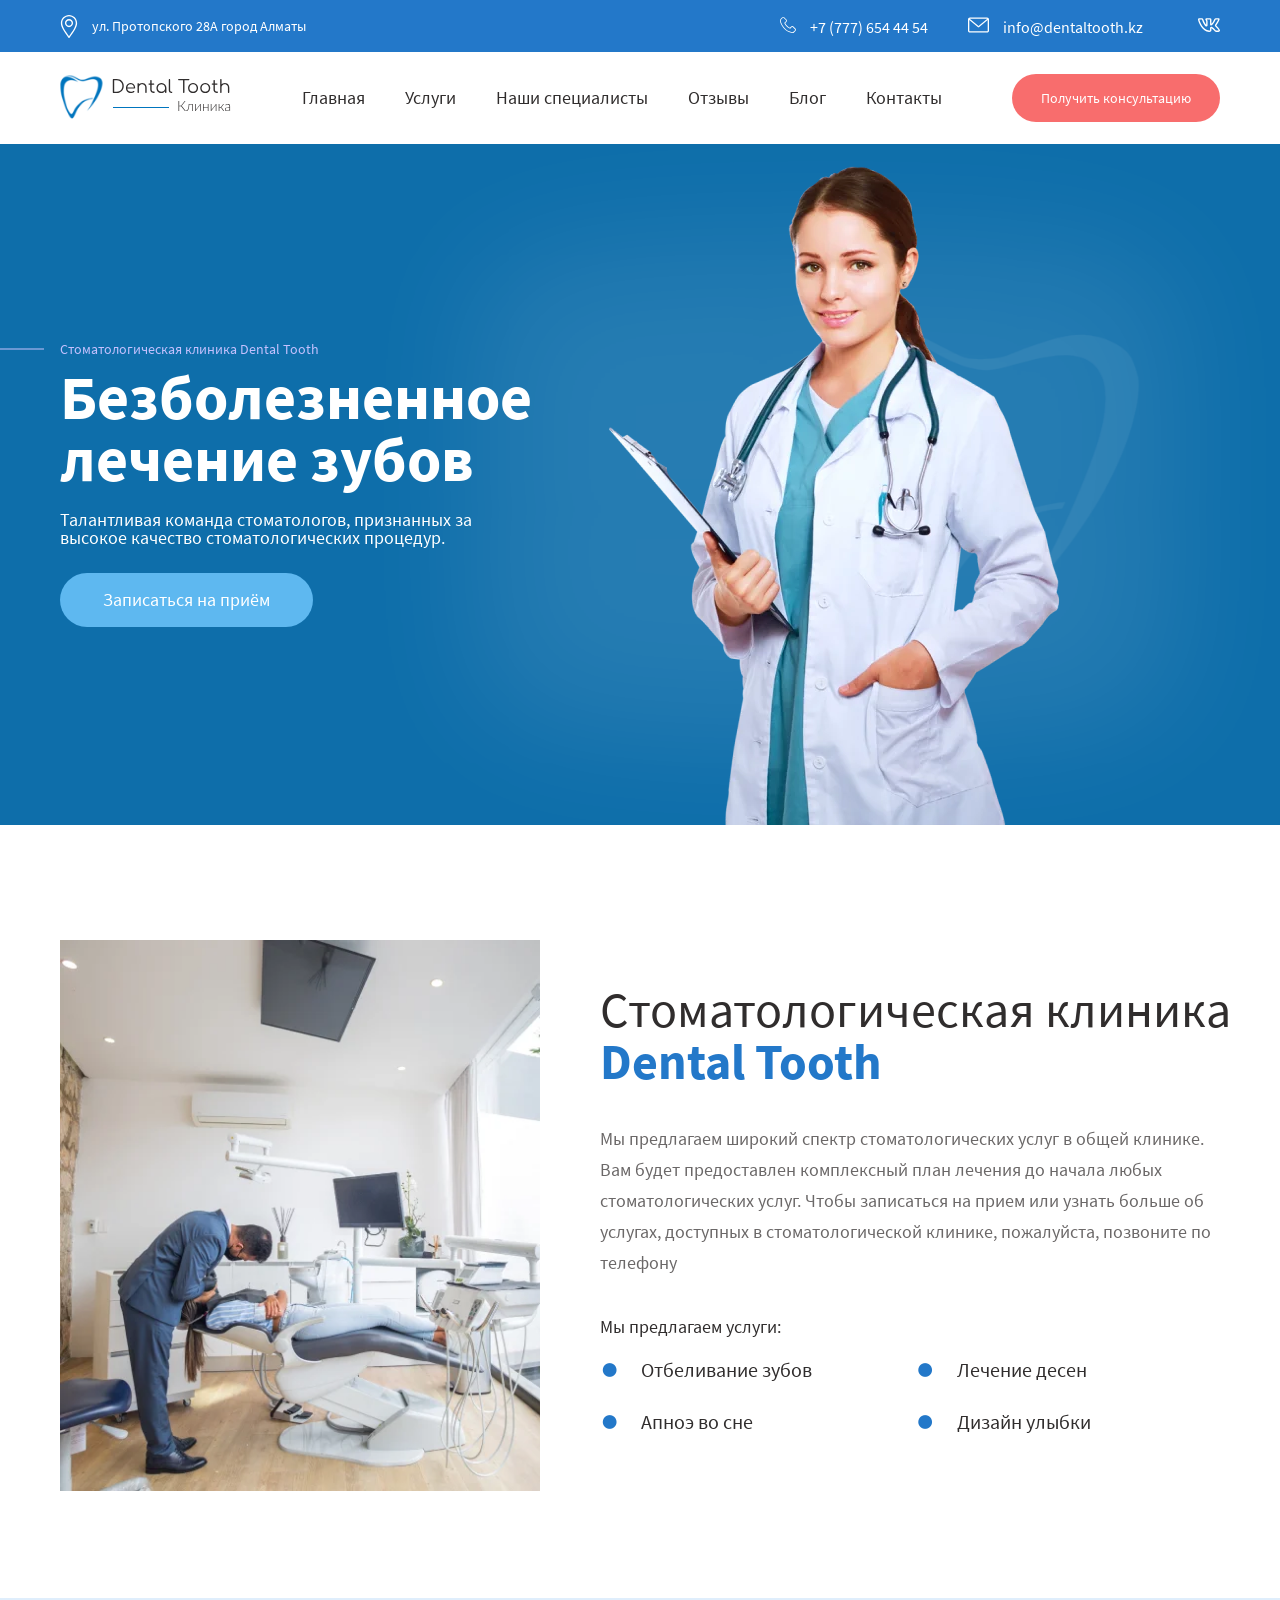
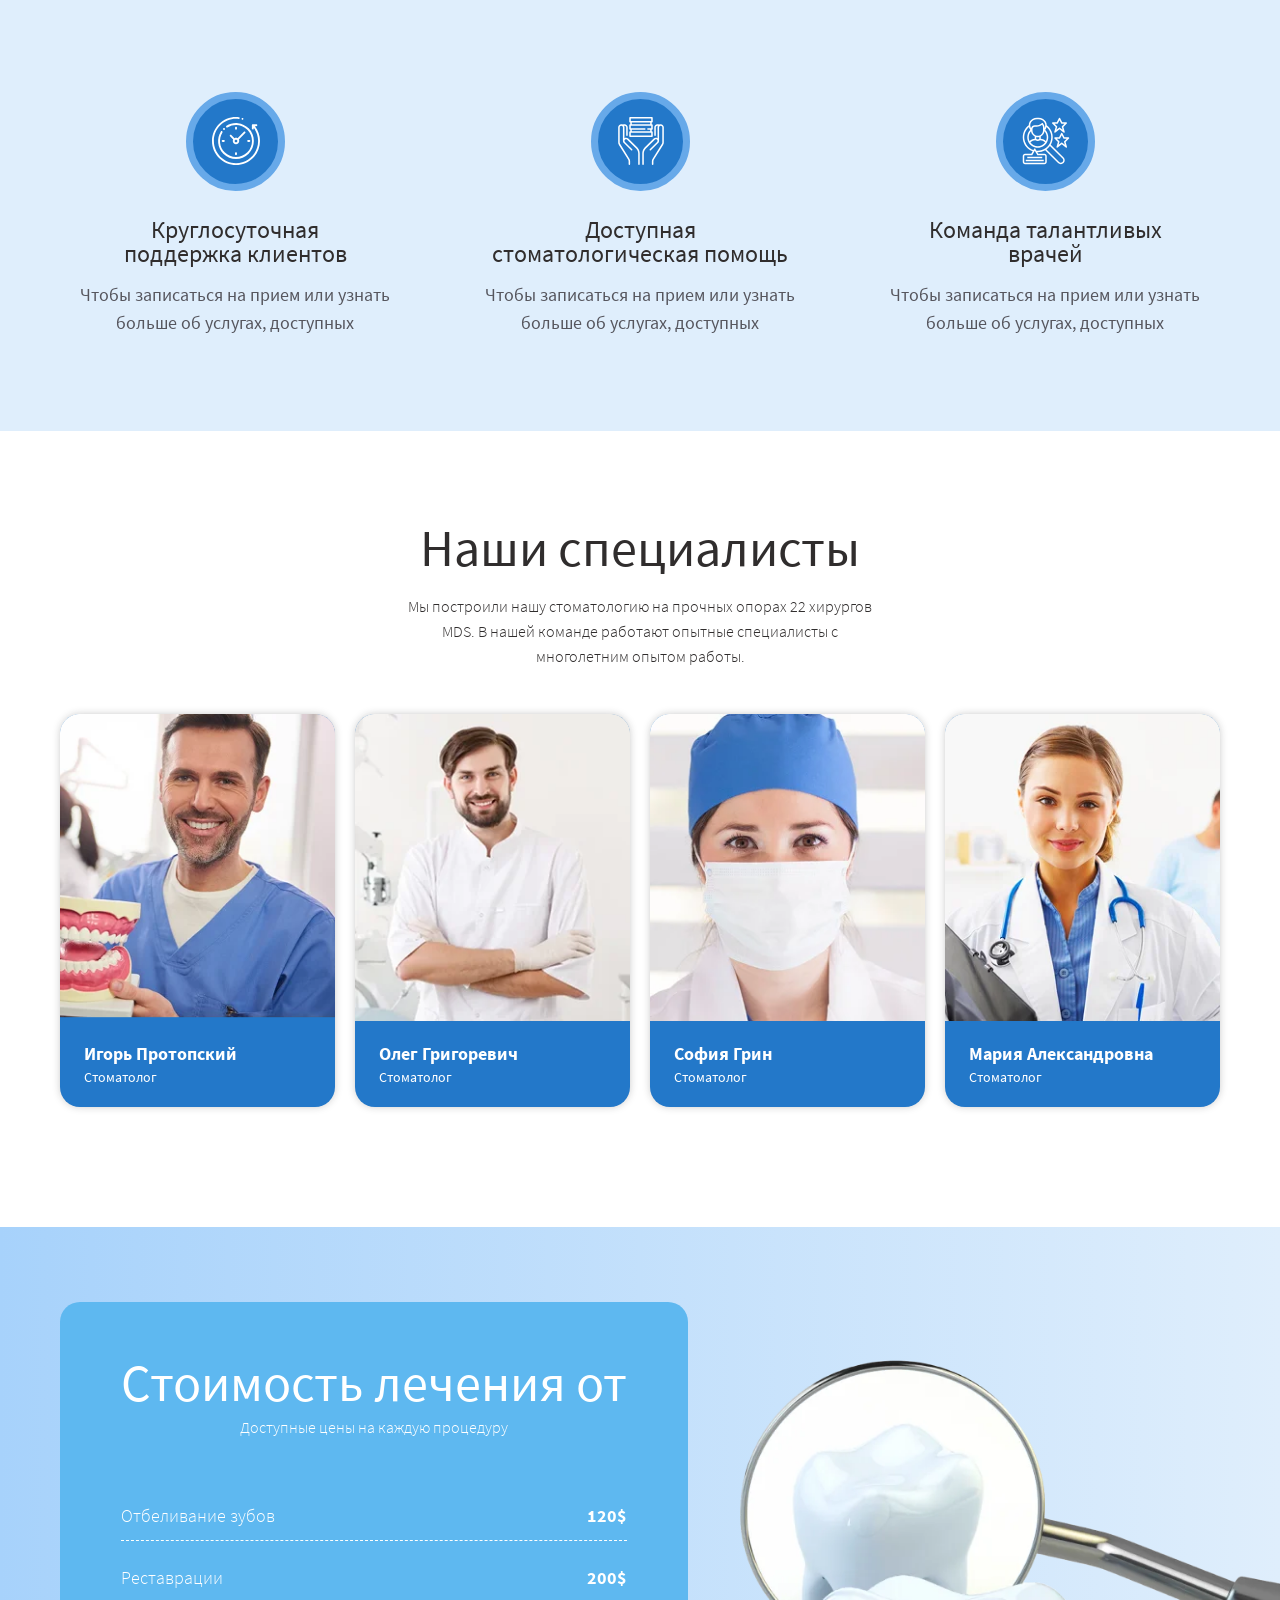
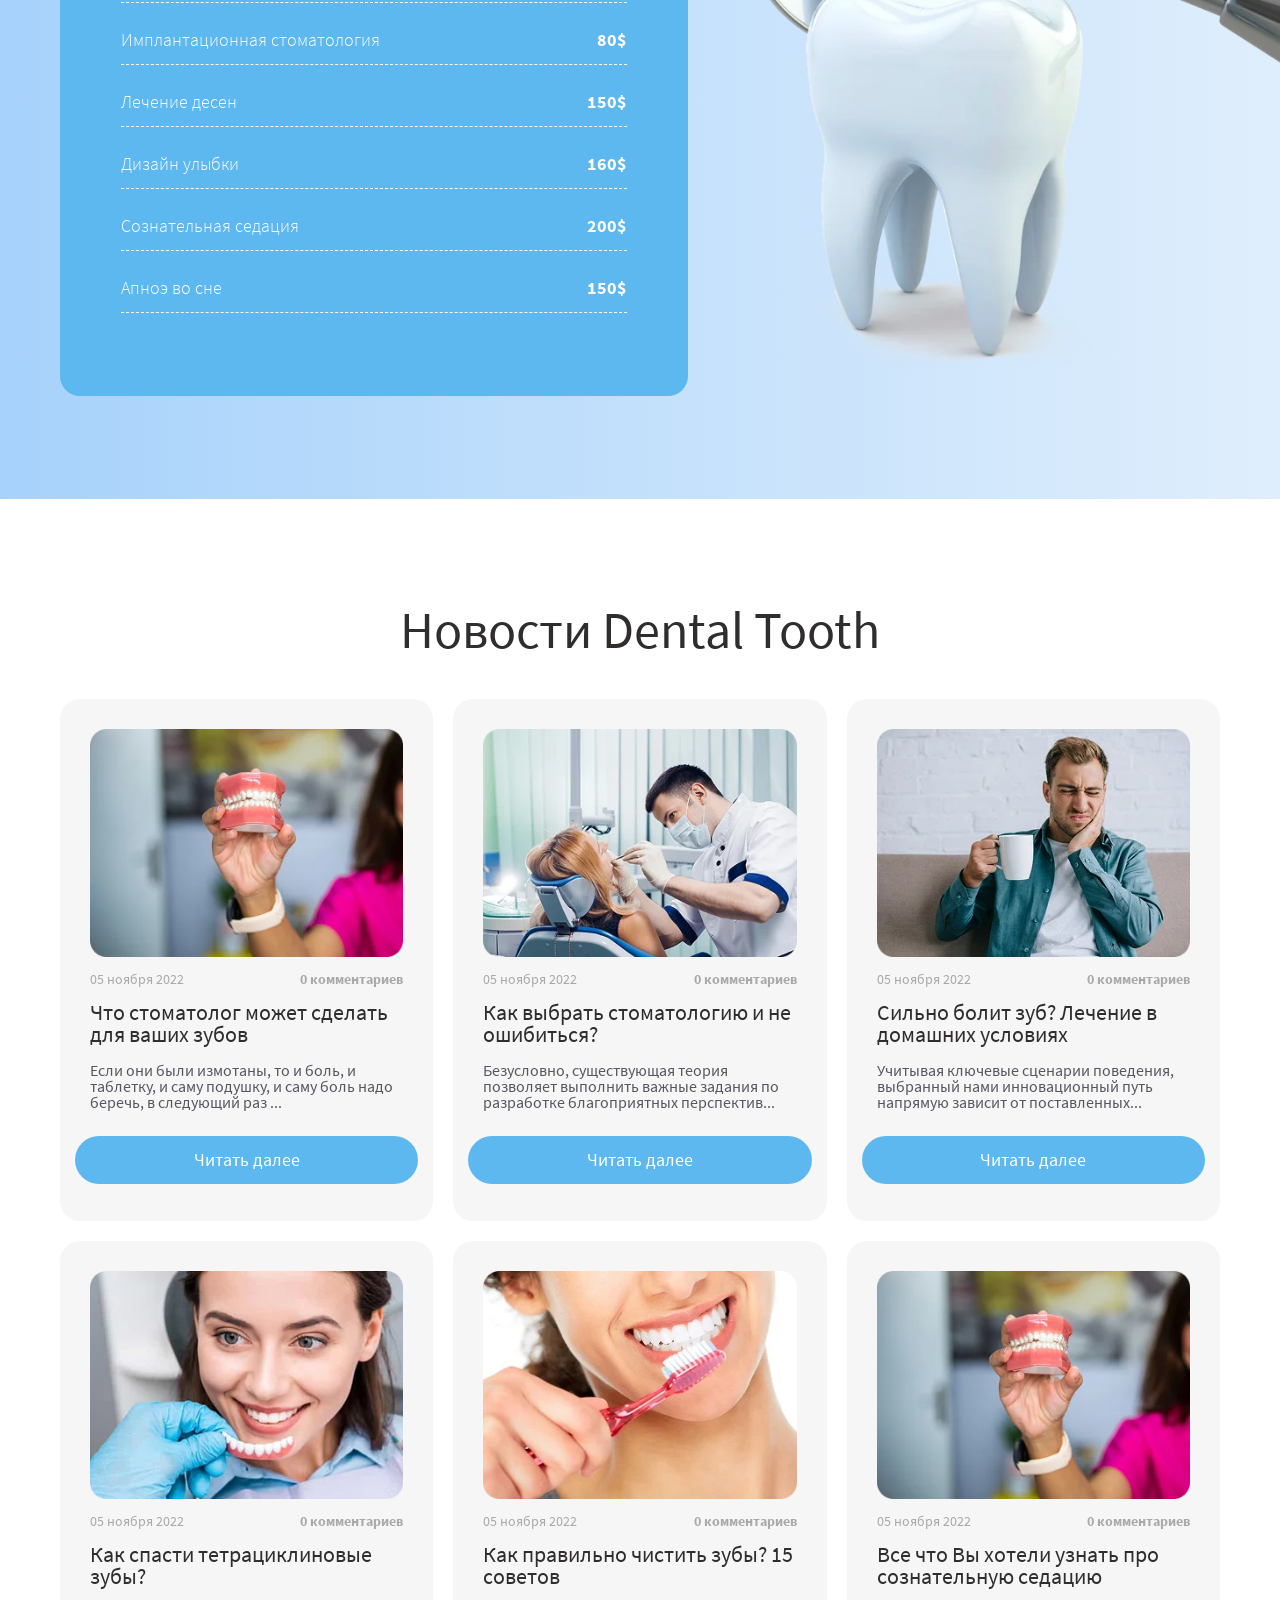
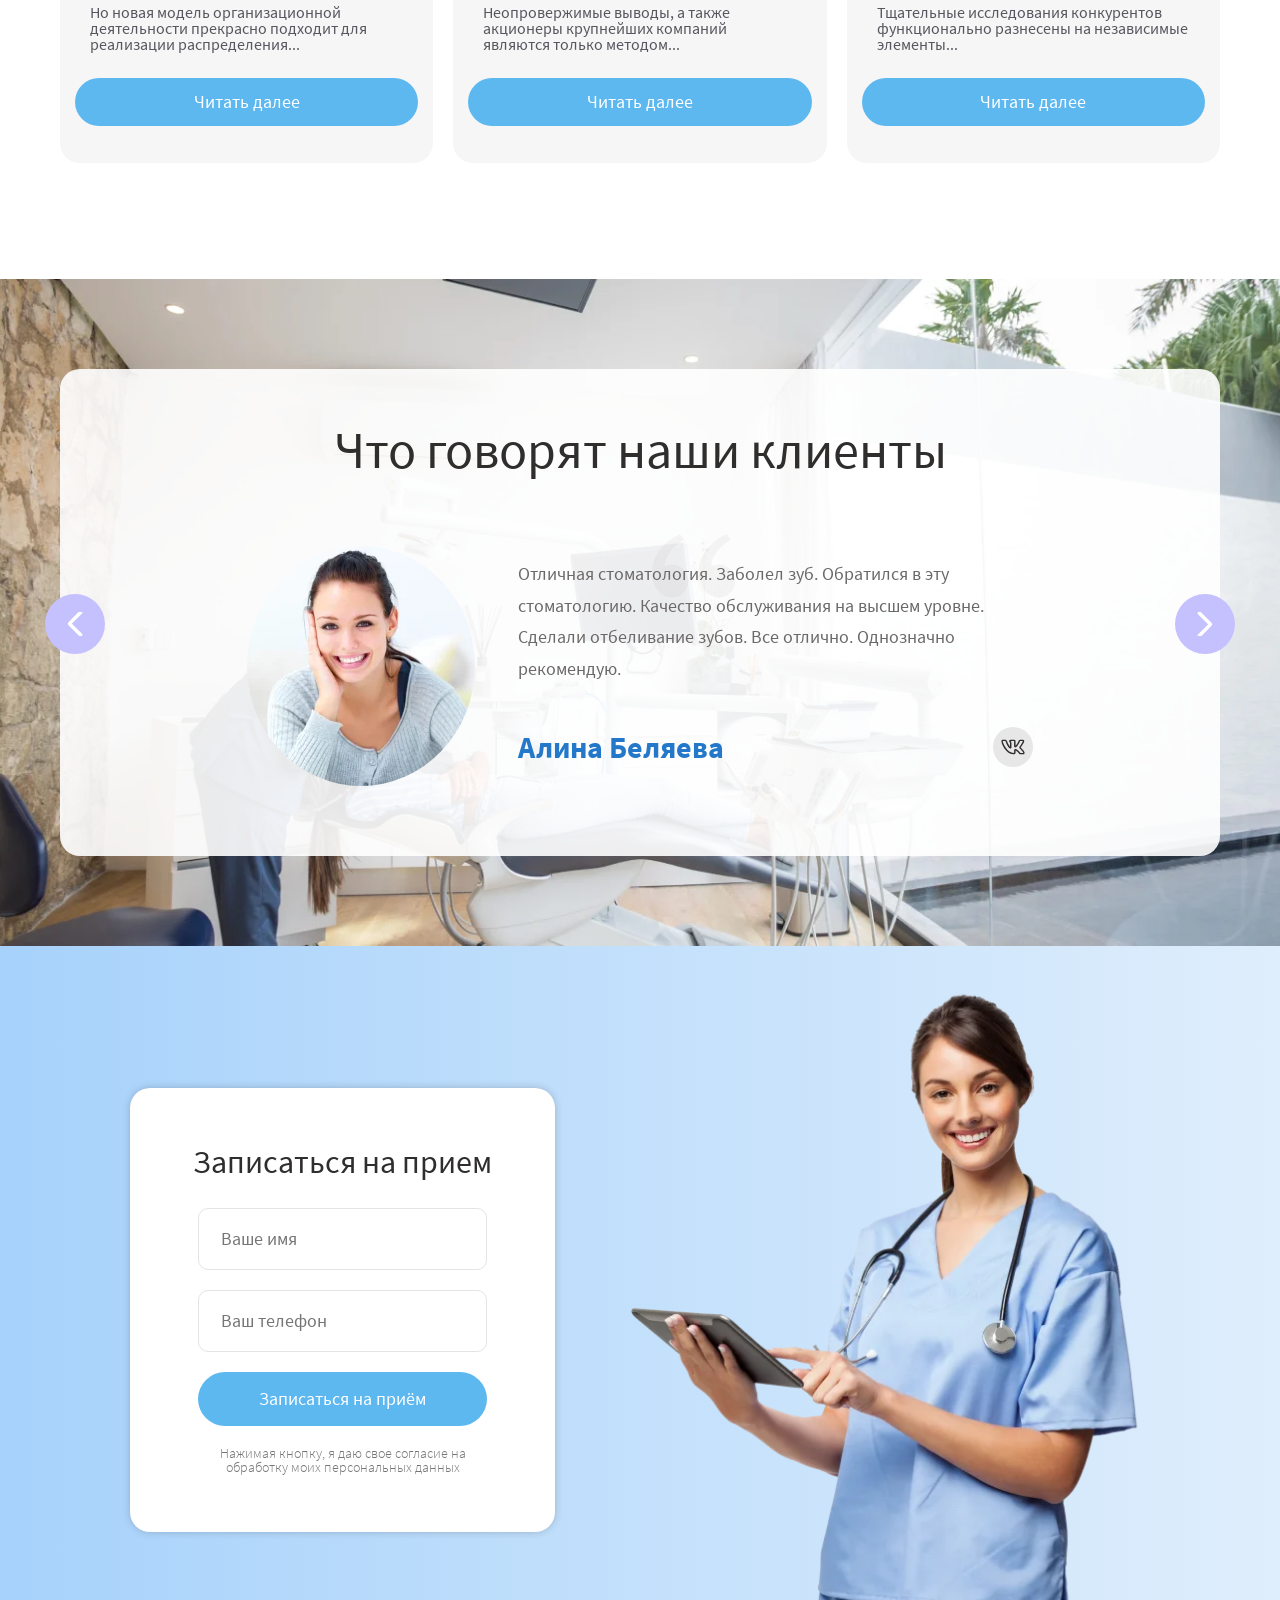
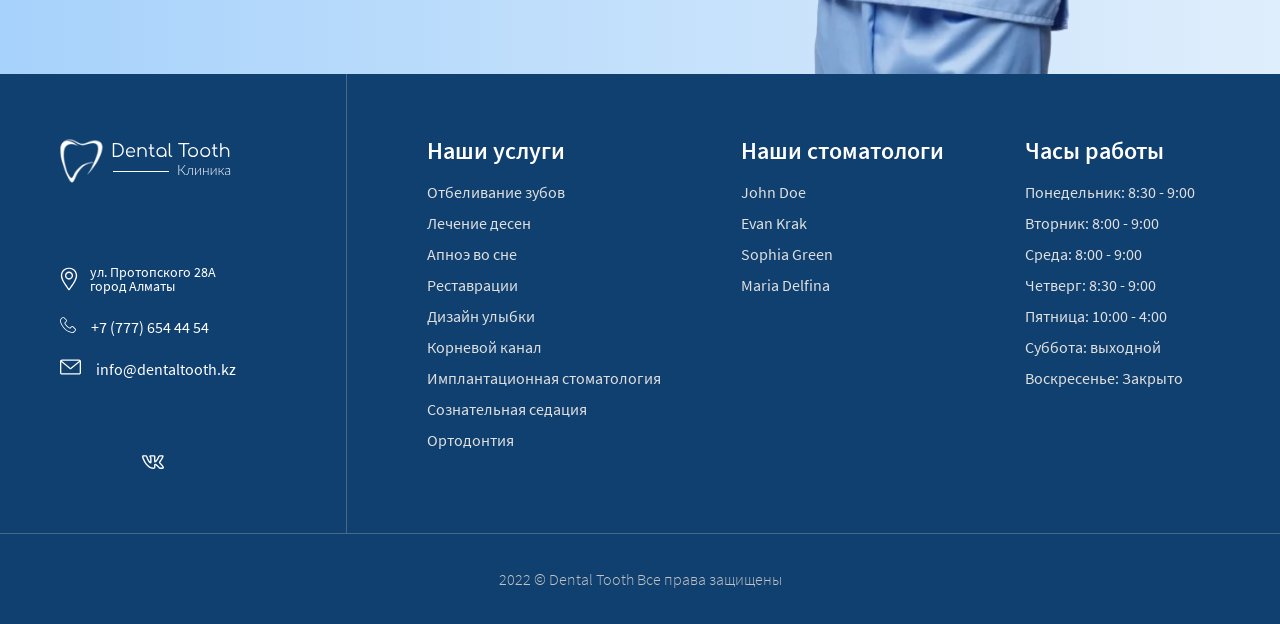
<file: index.html>
<!DOCTYPE html>
<html lang="en">

<head>
    <meta charset="UTF-8">
    <meta name="viewport"
        content="width=device-width, initial-scale=1.0, maximum-scale=1.0, minimum-scale=1.0, user-scalable=no, target-densityDpi=device-dpi">
    <link rel="stylesheet" href="fonts/stylesheet.css">
    <link rel="stylesheet" href="css/reset.css">
    <link rel="stylesheet" href="css/style.css">
    <link rel="stylesheet" href="css/magnific-popup.css">
    <link rel="stylesheet" href="css/swiper-bundle.min.css">
    <link rel="stylesheet" href="css/popup-effect.css">
    <link rel="icon" type="image/png" sizes="32x32" href="images/favicon.png">
    <script src="js/jquery-4.0.0.min.js" defer></script>
    <script src="js/swiper-bundle.min.js" defer></script>
    <script src="js/jquery.magnific-popup.min.js" defer></script>
    <script src="js/script.js" defer></script>
    <title>Dental Tooth - Клиника</title>
</head>

<body>
    <div class="popup mfp-hide mfp-with-anim" id="popup">
        <div class="popup__header">
            <img src="images/logo_clinic.svg" alt="Логотип Клиники" class="popup__logo">
        </div>

        <form class="popup__form">
            <h3 class="popup__title">Получить консультацию</h3>
            <input class="popup__input-name" type="text" aria-label="Имя" placeholder="Ваше имя">
            <input class="popup__input-phone" type="number" aria-label="Номер телефона" placeholder="Ваш телефон">
            <a href="#" class="popup__btn">Отправить</a>
            <p class="popup__description">Нажимая кнопку, я даю свое согласие на обработку моих персональных данных</p>
        </form>
    </div>

    <header class="header">
        <div class="header__contacts">
            <div class="container">
                <div class="header__contacts-row">
                    <div class="header__contacts-location">
                        <img src="images/location.svg" alt="Место положение клиники">
                        <span>ул. Протопского 28А город Алматы</span>
                    </div>

                    <address class="header__contacts-info">
                        <a class="header__contacts-phone" href="tel:77776544454">
                            <img src="images/phone.svg" alt="Телефон клиники">
                            <span>+7 (777) 654 44 54</span>
                        </a>

                        <a class="header__contacts-email" href="mailto:info@dentaltooth.kz">
                            <img src="images/mail.svg" alt="Электронная почта клиники">
                            <span>info@dentaltooth.kz</span>
                        </a>

                        <a href="#" class="header__contacts-social">
                            <img src="images/vk.svg" alt="Группа клиники во Вконтакте">
                        </a>
                    </address>

                    <div class="hamburger">
                        <img src="images/hamburger.svg" alt="Значок меню">
                    </div>
                </div>
            </div>
        </div>

        <div class="header__menu">
            <div class="container">
                <div class="header__menu-row">
                    <a href="#" class="header__logo">
                        <img src="images/logo_clinic.svg" alt="Логотип клиники">
                    </a>

                    <nav class="header__nav">
                        <ul>
                            <li><a href="index.html">Главная</a></li>
                            <li><a href="#price">Услуги</a></li>
                            <li><a href="dentists-page.html">Наши специалисты</a></li>
                            <li><a href="#reviews">Отзывы</a></li>
                            <li><a href="blog.html">Блог</a></li>
                            <li><a href="contacts-page.html">Контакты</a></li>
                        </ul>
                    </nav>

                    <a href="#popup" class="header__btn" data-effect="mfp-zoom-in">Получить консультацию</a>
                </div>
            </div>
        </div>

        <div class="mobile-menu">
            <div class="mobile-menu__header">
                <h3 class="mobile-menu__header-title">Меню</h3>

                <button class="mobile-menu__header-btn">
                    <img src="images/close.svg" alt="Кнопка закрытия мобильного меню">
                </button>
            </div>

            <div class="mobile-menu__contacts">
                <a class="header__contacts-phone" href="tel:77776544454">
                    <img src="images/phone.svg" alt="Телефон клиники">
                    <span>+7 (777) 654 44 54</span>
                </a>

                <a class="header__contacts-email" href="mailto:info@dentaltooth.kz">
                    <img src="images/mail.svg" alt="Электронная почта клиники">
                    <span>info@dentaltooth.kz</span>
                </a>

                <a href="#">
                    <img src="images/vk.svg" alt="Группа клиники во Вконтакте">
                </a>
            </div>

            <nav class="mobile-menu__nav">
                <ul>
                    <li><a href="index.html">Главная</a></li>
                    <li><a href="#price">Услуги</a></li>
                    <li><a href="dentists-page.html">Наши специалисты</a></li>
                    <li><a href="#reviews">Отзывы</a></li>
                    <li><a href="blog.html">Блог</a></li>
                    <li><a href="contacts-page.html">Контакты</a></li>
                </ul>
            </nav>
        </div>
    </header>

    <section class="banner">
        <div class="container">
            <div class="banner-row">
                <div class="banner__left">
                    <p class="banner__subtitle">Стоматологическая клиника Dental Tooth</p>
                    <h1 class="banner__title">Безболезненное <br>
                        лечение зубов</h1>
                    <p class="banner__description">Талантливая команда стоматологов, признанных за <br>
                        высокое качество стоматологических процедур.</p>
                    <a href="#" class="banner__btn">Записаться на приём</a>
                </div>

                <div class="banner__right">
                    <img src="images/doctor.webp" class="banner__img" alt="Девушка доктор">
                    <img src="images/banner-logo.svg" class="banner__img-logo" alt="Логотип клиники">
                    <span class="banner__img-circle"></span>
                    <a href="#" class="banner__btn banner__btn-mobile">Записаться на приём</a>
                </div>
            </div>
        </div>
    </section>

    <section class="about">
        <div class="container">
            <div class="about-row">
                <div class="about__left">
                    <img src="images/workflow.webp" class="about__img" alt="Стоматолог за работой">
                </div>

                <div class="about__right">
                    <h2 class="about__title">Стоматологическая клиника <br class="about__title-break">
                        <span class="about__title-item">Dental Tooth</span>
                    </h2>
                    <p class="about__description">
                        Мы предлагаем широкий спектр стоматологических услуг в общей клинике. Вам будет предоставлен
                        комплексный план лечения до начала любых стоматологических услуг. Чтобы записаться на прием или
                        узнать больше об услугах, доступных в стоматологической клинике, пожалуйста, позвоните по
                        телефону
                    </p>
                    <p class="about__list-title">Мы предлагаем услуги:</p>
                    <ul class="about__list">
                        <li>Отбеливание зубов</li>
                        <li>Лечение десен</li>
                        <li>Апноэ во сне</li>
                        <li>Дизайн улыбки</li>
                    </ul>
                </div>
            </div>
        </div>
    </section>

    <section class="features">
        <div class="container">
            <div class="features-row">
                <div class="features__item">
                    <img src="images/support_logo.svg" alt="Иконка поддержки" class="features__icon">
                    <h3 class="features__title">Круглосуточная <br> поддержка клиентов</h3>
                    <p class="features__description">Чтобы записаться на прием или узнать больше об услугах, доступных
                    </p>
                </div>
                <div class="features__item">
                    <img src="images/access_logo.svg" alt="Иконка доступной помощи" class="features__icon">
                    <h3 class="features__title">Доступная <br> стоматологическая помощь</h3>
                    <p class="features__description">Чтобы записаться на прием или узнать больше об услугах, доступных
                    </p>
                </div>
                <div class="features__item">
                    <img src="images/talents_logo.svg" alt="Иконка команды талантов" class="features__icon">
                    <h3 class="features__title">Команда талантливых <br>врачей</h3>
                    <p class="features__description">Чтобы записаться на прием или узнать больше об услугах, доступных
                    </p>
                </div>
            </div>
        </div>
    </section>

    <section class="specialists">
        <div class="container">
            <div class="specialists-row">
                <div class="specialists__top">
                    <h2 class="specialists__title">Наши специалисты</h2>
                    <p class="specialists__description">Мы построили нашу стоматологию на прочных опорах 22 хирургов
                        MDS. В нашей команде работают опытные специалисты с многолетним опытом работы.</p>
                </div>

                <div class="specialists__bottom">
                    <article class="specialists__card">
                        <img src="images/Игорь.webp" alt="Стоматолог Игорь Протопский" class="specialists__img">
                        <h4 class="specialists__name">Игорь Протопский</h4>
                        <p class="specialists__profession">Стоматолог</p>
                    </article>
                    <article class="specialists__card">
                        <img src="images/Олег.webp" alt="Стоматолог Олег Григорьев" class="specialists__img">
                        <h4 class="specialists__name">Олег Григоревич</h4>
                        <p class="specialists__profession">Стоматолог</p>
                    </article>
                    <article class="specialists__card">
                        <img src="images/София.webp" alt="Стоматолог Софья Грин" class="specialists__img">
                        <h4 class="specialists__name">София Грин</h4>
                        <p class="specialists__profession">Стоматолог</p>
                    </article>
                    <article class="specialists__card">
                        <img src="images/Мария.webp" alt="Стоматолог Мария Александровна" class="specialists__img">
                        <h4 class="specialists__name">Мария Александровна</h4>
                        <p class="specialists__profession">Стоматолог</p>
                    </article>
                </div>
            </div>
        </div>
    </section>

    <section class="price" id="price">
        <img src="images/tooth.webp" alt="Зуб" class="price__img">

        <div class="container">
            <div class="price-row">
                <div class="price__left">
                    <article class="price__card">
                        <h4 class="price__title">Стоимость лечения от</h4>
                        <p class="price__description">Доступные цены на каждую процедуру</p>

                        <p class="price__services">Отбеливание зубов <span class="price__service-sum">120$</span></p>
                        <p class="price__services">Реставрации <span class="price__service-sum">200$</span></p>
                        <p class="price__services">Имплантационная стоматология <span
                                class="price__service-sum">80$</span></p>
                        <p class="price__services">Лечение десен <span class="price__service-sum">150$</span></p>
                        <p class="price__services">Дизайн улыбки <span class="price__service-sum">160$</span></p>
                        <p class="price__services">Сознательная седация <span class="price__service-sum">200$</span></p>
                        <p class="price__services">Апноэ во сне <span class="price__service-sum">150$</span></p>
                    </article>
                </div>
            </div>
        </div>
    </section>

    <section class="news">
        <div class="container">
            <h2 class="news__title">Новости Dental Tooth</h2>
            <div class="news__wrapper">
                <article class="news__card">
                    <img src="images/news_1.webp" alt="Рука которая держит вставную челюсть" class="news__img">
                    <p class="news__meta">05 ноября 2022 <span class="news__comment">0 комментариев</span></p>
                    <h4 class="news__headline">Что стоматолог может сделать для ваших зубов</h4>
                    <p class="news__description">Если они были измотаны, то и боль, и таблетку, и саму подушку, и саму
                        боль надо беречь, в следующий раз ...</p>
                    <a href="blog-single.html" class="news__btn">Читать далее</a>
                </article>
                <article class="news__card">
                    <img src="images/news_2.webp" alt="Процесс работы стоматолога" class="news__img">
                    <p class="news__meta">05 ноября 2022 <span class="news__comment">0 комментариев</span></p>
                    <h4 class="news__headline">Как выбрать стоматологию и не ошибиться?</h4>
                    <p class="news__description">Безусловно, существующая теория позволяет выполнить важные задания по
                        разработке благоприятных перспектив...</p>
                    <a href="#" class="news__btn">Читать далее</a>
                </article>
                <article class="news__card">
                    <img src="images/news_3.webp" alt="Мучащайся от зубной боли человек" class="news__img">
                    <p class="news__meta">05 ноября 2022 <span class="news__comment">0 комментариев</span></p>
                    <h4 class="news__headline">Сильно болит зуб? Лечение в домашних условиях</h4>
                    <p class="news__description">Учитывая ключевые сценарии поведения, выбранный нами инновационный путь
                        напрямую зависит от поставленных...</p>
                    <a href="#" class="news__btn">Читать далее</a>
                </article>
                <article class="news__card">
                    <img src="images/news_4.webp" alt="Подбор протезов" class="news__img">
                    <p class="news__meta">05 ноября 2022 <span class="news__comment">0 комментариев</span></p>
                    <h4 class="news__headline">Как спасти тетрациклиновые зубы?</h4>
                    <p class="news__description">Но новая модель организационной деятельности прекрасно подходит для
                        реализации распределения...</p>
                    <a href="#" class="news__btn">Читать далее</a>
                </article>
                <article class="news__card">
                    <img src="images/news_5.webp" alt="Уход за зубами" class="news__img">
                    <p class="news__meta">05 ноября 2022 <span class="news__comment">0 комментариев</span></p>
                    <h4 class="news__headline">Как правильно чистить зубы? 15 советов</h4>
                    <p class="news__description">Неопровержимые выводы, а также акционеры крупнейших компаний являются
                        только методом...</p>
                    <a href="#" class="news__btn">Читать далее</a>
                </article>
                <article class="news__card">
                    <img src="images/news_1.webp" alt="Рука которая держит вставную челюсть" class="news__img">
                    <p class="news__meta">05 ноября 2022 <span class="news__comment">0 комментариев</span></p>
                    <h4 class="news__headline">Все что Вы хотели узнать про сознательную седацию</h4>
                    <p class="news__description">Тщательные исследования конкурентов функционально разнесены на
                        независимые элементы...</p>
                    <a href="#" class="news__btn">Читать далее</a>
                </article>
            </div>
        </div>
    </section>

    <section class="reviews" id="reviews">
        <div class="container">
            <article class="reviews__card">
                <h2 class="reviews__title">Что говорят наши клиенты</h2>

                <div class="swiper reviews__swiper">
                    <div class="swiper-wrapper">
                        <div class="swiper-slide">
                            <div class="reviews__content">
                                <img src="images/reviews_girl.webp" alt="Девушка написавшая отзыв"
                                    class="reviews__avatar">

                                <div class="reviews__wrapper">
                                    <p class="reviews__description">Отличная стоматология. Заболел зуб. Обратился в эту
                                        стоматологию. Качество обслуживания на высшем уровне. Сделали отбеливание зубов.
                                        Все отлично. Однозначно рекомендую.</p>
                                    <p class="reviews__name">
                                        <span class="reviews__name-text">Алина Беляева</span>
                                        <a href="#" class="reviews__name-social">
                                            <img src="images/review_vk.svg" class="reviews__name-img" alt="ВКонтакте">
                                        </a>
                                    </p>
                                </div>
                            </div>
                        </div>

                        <div class="swiper-slide">
                            <div class="reviews__content">
                                <img src="images/reviews_girl.webp" alt="Девушка написавшая отзыв"
                                    class="reviews__avatar">

                                <div class="reviews__wrapper">
                                    <p class="reviews__description">Отличная стоматология. Заболел зуб. Обратился в эту
                                        стоматологию. Качество обслуживания на высшем уровне. Сделали отбеливание зубов.
                                        Все отлично. Однозначно рекомендую.</p>
                                    <p class="reviews__name">
                                        <span class="reviews__name-text">Алина Беляева</span>
                                        <a href="#" class="reviews__name-social">
                                            <img src="images/review_vk.svg" class="reviews__name-img" alt="ВКонтакте">
                                        </a>
                                    </p>
                                </div>
                            </div>
                        </div>

                        <div class="swiper-slide">
                            <div class="reviews__content">
                                <img src="images/reviews_girl.webp" alt="Девушка написавшая отзыв"
                                    class="reviews__avatar">

                                <div class="reviews__wrapper">
                                    <p class="reviews__description">Отличная стоматология. Заболел зуб. Обратился в эту
                                        стоматологию. Качество обслуживания на высшем уровне. Сделали отбеливание зубов.
                                        Все отлично. Однозначно рекомендую.</p>
                                    <p class="reviews__name">
                                        <span class="reviews__name-text">Алина Беляева</span>
                                        <a href="#" class="reviews__name-social">
                                            <img src="images/review_vk.svg" class="reviews__name-img" alt="ВКонтакте">
                                        </a>
                                    </p>
                                </div>
                            </div>
                        </div>
                    </div>

                    <div class="swiper-button-prev"></div>
                    <div class="swiper-button-next"></div>
                </div>
            </article>
        </div>
    </section>

    <section class="recording">
        <div class="container">
            <div class="recording-row">
                <form class="recording__card">
                    <h3 class="recording__title">Записаться на прием</h3>
                    <input class="recording__input-name" type="text" aria-label="Имя" placeholder="Ваше имя">
                    <input class="recording__input-phone" type="number" aria-label="Номер телефона"
                        placeholder="Ваш телефон">
                    <a href="#" class="recording__btn">Записаться на приём</a>
                    <p class="recording__description">Нажимая кнопку, я даю свое согласие на обработку моих персональных
                        данных</p>
                </form>

                <img src="images/nurse.webp" class="recording__img" alt="Девушка медсестра">
            </div>
        </div>
    </section>

    <footer class="footer">
        <div class="container">
            <div class="footer__wrapper">
                <div class="footer__inner">
                    <div class="footer__contacts">
                        <a href="#" class="footer__logo">
                            <img src="images/logo_footer.svg" alt="Логотип клиники">
                        </a>

                        <address class="footer__contacts-info">
                            <div class="footer__contacts-location">
                                <img src="images/location.svg" alt="Место положение клиники">
                                <span>ул. Протопского 28А <br>город Алматы</span>
                            </div>

                            <a class="footer__contacts-phone" href="tel:77776544454">
                                <img src="images/phone.svg" alt="Телефон клиники">
                                <span>+7 (777) 654 44 54</span>
                            </a>

                            <a class="footer__contacts-email" href="mailto:info@dentaltooth.kz">
                                <img src="images/mail.svg" alt="Электронная почта клиники">
                                <span>info@dentaltooth.kz</span>
                            </a>

                            <a href="#" class="footer__contacts-social">
                                <img src="images/vk.svg" alt="Группа клиники во Вконтакте">
                            </a>
                        </address>
                    </div>

                    <div class="footer__services">
                        <h4 class="footer__title">Наши услуги</h4>
                        <ul class="footer__list">
                            <li class="footer__item"><a href="#">Отбеливание зубов</a></li>
                            <li class="footer__item"><a href="#">Лечение десен</a></li>
                            <li class="footer__item"><a href="#">Апноэ во сне</a></li>
                            <li class="footer__item"><a href="#">Реставрации</a></li>
                            <li class="footer__item"><a href="#">Дизайн улыбки</a></li>
                            <li class="footer__item"><a href="#">Корневой канал</a></li>
                            <li class="footer__item"><a href="#">Имплантационная стоматология</a></li>
                            <li class="footer__item"><a href="#">Сознательная седация</a></li>
                            <li class="footer__item"><a href="#">Ортодонтия</a></li>
                        </ul>
                    </div>

                    <div class="footer__doctors">
                        <h4 class="footer__title">Наши стоматологи</h4>
                        <ul class="footer__list">
                            <li class="footer__item"><a href="#">John Doe</a></li>
                            <li class="footer__item"><a href="#">Evan Krak</a></li>
                            <li class="footer__item"><a href="#">Sophia Green</a></li>
                            <li class="footer__item"><a href="#">Maria Delfina</a></li>
                        </ul>
                    </div>

                    <div class="footer__mode">
                        <h4 class="footer__title">Часы работы</h4>
                        <ul class="footer__list">
                            <li class="footer__item">Понедельник: 8:30 - 9:00</li>
                            <li class="footer__item">Вторник: 8:00 - 9:00</li>
                            <li class="footer__item">Среда: 8:00 - 9:00</li>
                            <li class="footer__item">Четверг: 8:30 - 9:00</li>
                            <li class="footer__item">Пятница: 10:00 - 4:00</li>
                            <li class="footer__item">Суббота: выходной</li>
                            <li class="footer__item">Воскресенье: Закрыто</li>
                        </ul>
                    </div>
                </div>

                <div class="footer__copyright">
                    <p class="footer__copyright-text">2022 © Dental Tooth Все права защищены</p>
                </div>
            </div>
        </div>
    </footer>
</body>

</html>
</file>
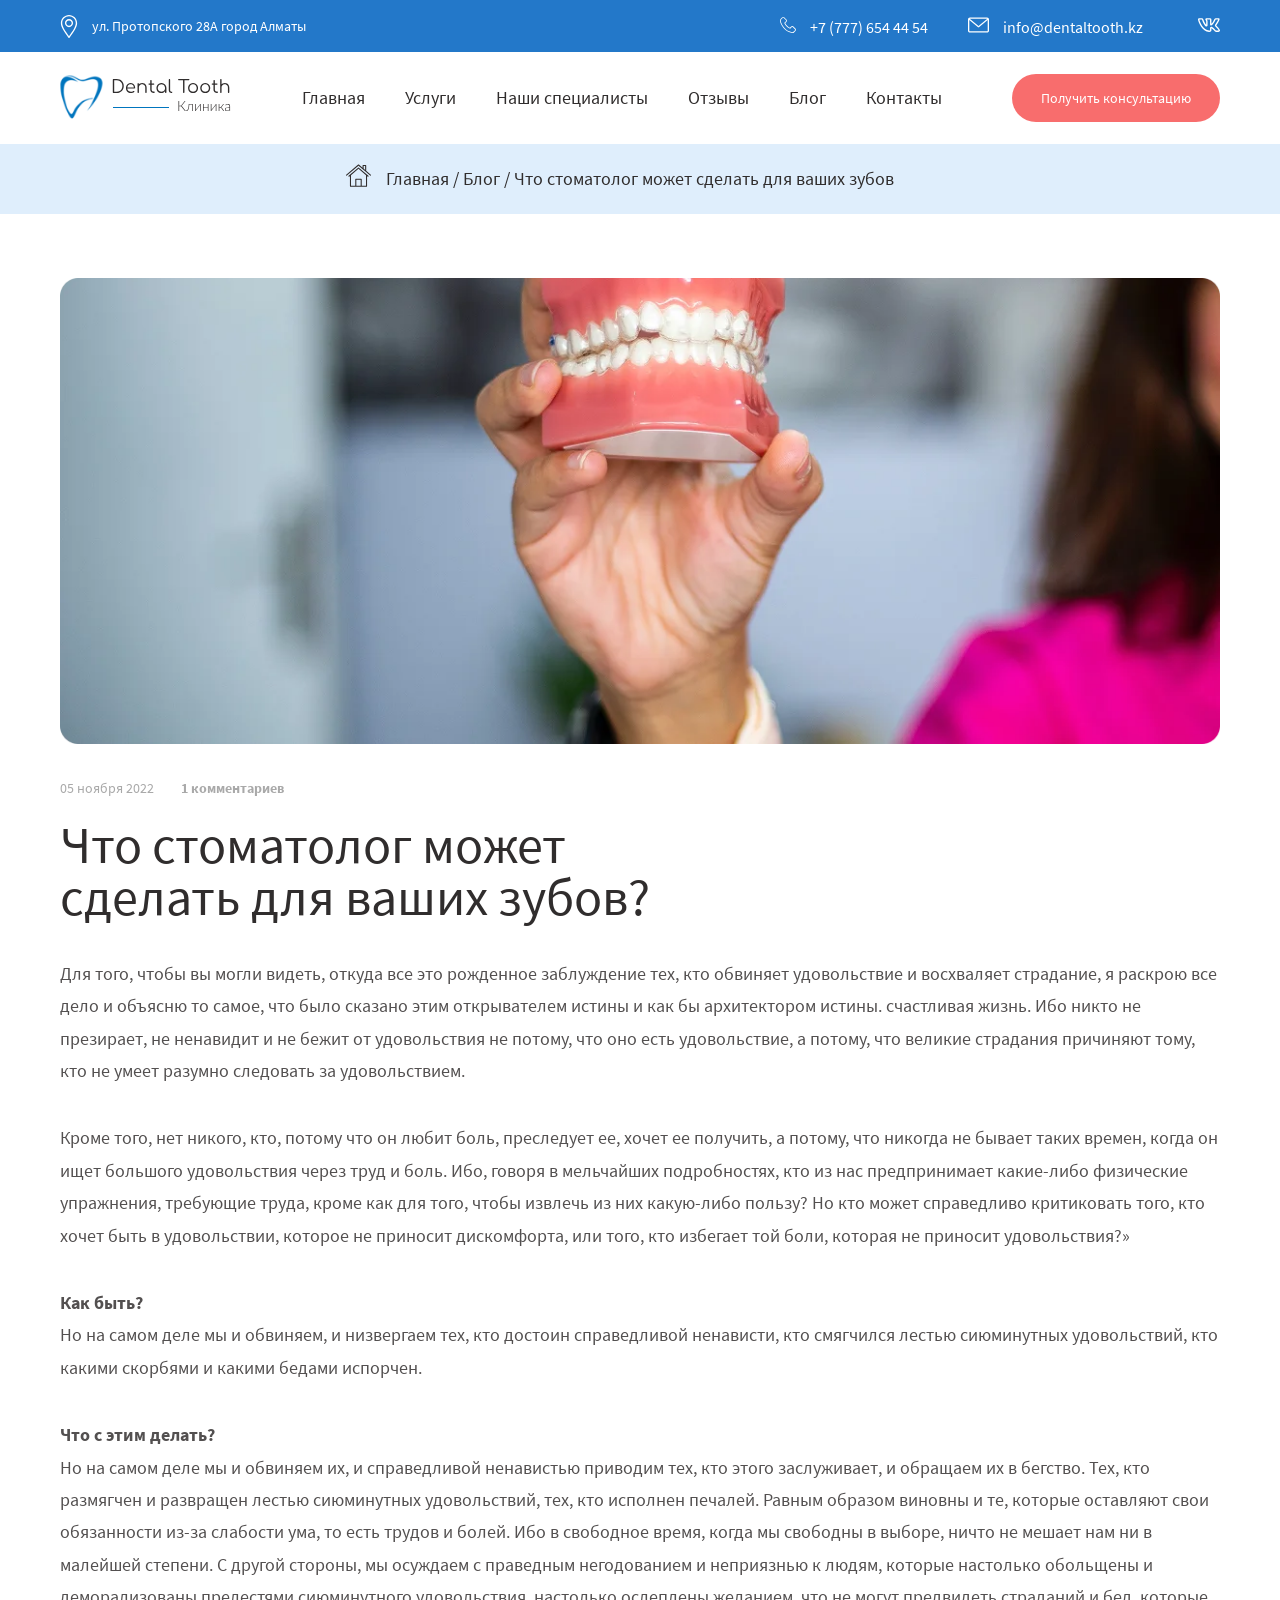
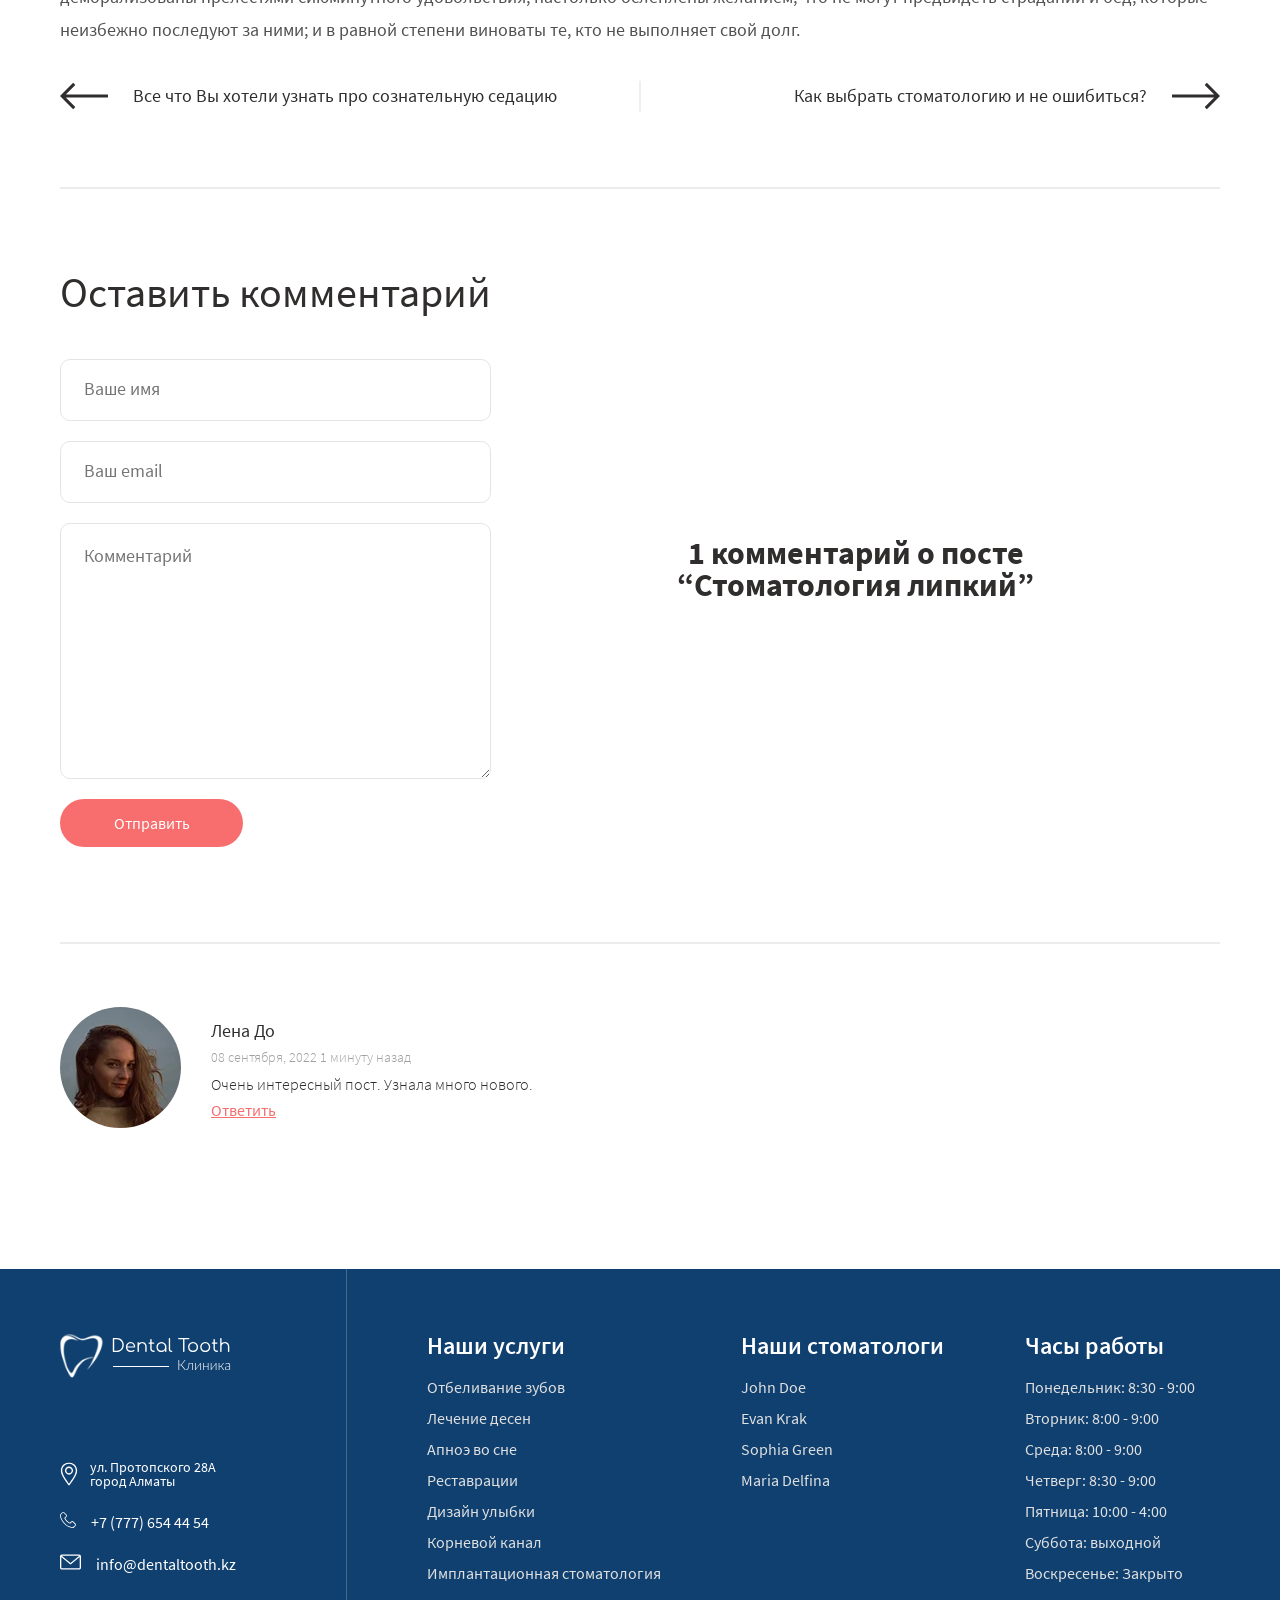
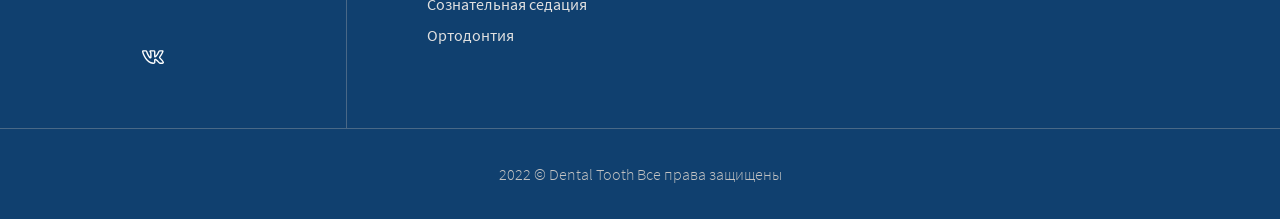
<file: blog-single.html>
<!DOCTYPE html>
<html lang="en">

<head>
    <meta charset="UTF-8">
    <meta name="viewport"
        content="width=device-width, initial-scale=1.0, maximum-scale=1.0, minimum-scale=1.0, user-scalable=no, target-densityDpi=device-dpi">
    <link rel="stylesheet" href="fonts/stylesheet.css">
    <link rel="stylesheet" href="css/reset.css">
    <link rel="stylesheet" href="css/style.css">
    <link rel="stylesheet" href="css/magnific-popup.css">
    <link rel="stylesheet" href="css/swiper-bundle.min.css">
    <link rel="stylesheet" href="css/popup-effect.css">
    <link rel="icon" type="image/png" sizes="32x32" href="images/favicon.png">
    <script src="js/jquery-4.0.0.min.js" defer></script>
    <script src="js/swiper-bundle.min.js" defer></script>
    <script src="js/jquery.magnific-popup.min.js" defer></script>
    <script src="js/script.js" defer></script>
    <title>Blog page</title>
</head>

<body>
    <div class="popup mfp-hide mfp-with-anim" id="popup">
        <div class="popup__header">
            <img src="images/logo_clinic.svg" alt="Логотип Клиники" class="popup__logo">
        </div>

        <form class="popup__form">
            <h3 class="popup__title">Получить консультацию</h3>
            <input class="popup__input-name" type="text" aria-label="Имя" placeholder="Ваше имя">
            <input class="popup__input-phone" type="number" aria-label="Номер телефона" placeholder="Ваш телефон">
            <a href="#" class="popup__btn">Отправить</a>
            <p class="popup__description">Нажимая кнопку, я даю свое согласие на обработку моих персональных данных</p>
        </form>
    </div>

    <header class="header">
        <div class="header__contacts">
            <div class="container">
                <div class="header__contacts-row">
                    <div class="header__contacts-location">
                        <img src="images/location.svg" alt="Место положение клиники">
                        <span>ул. Протопского 28А город Алматы</span>
                    </div>

                    <address class="header__contacts-info">
                        <a class="header__contacts-phone" href="tel:77776544454">
                            <img src="images/phone.svg" alt="Телефон клиники">
                            <span>+7 (777) 654 44 54</span>
                        </a>

                        <a class="header__contacts-email" href="mailto:info@dentaltooth.kz">
                            <img src="images/mail.svg" alt="Электронная почта клиники">
                            <span>info@dentaltooth.kz</span>
                        </a>

                        <a href="#" class="header__contacts-social">
                            <img src="images/vk.svg" alt="Группа клиники во Вконтакте">
                        </a>
                    </address>

                    <div class="hamburger">
                        <img src="images/hamburger.svg" alt="Значок меню">
                    </div>
                </div>
            </div>
        </div>

        <div class="header__menu">
            <div class="container">
                <div class="header__menu-row">
                    <a href="#" class="header__logo">
                        <img src="images/logo_clinic.svg" alt="Логотип клиники">
                    </a>

                    <nav class="header__nav">
                        <ul>
                            <li><a href="index.html">Главная</a></li>
                            <li><a href="#price">Услуги</a></li>
                            <li><a href="dentists-page.html">Наши специалисты</a></li>
                            <li><a href="#reviews">Отзывы</a></li>
                            <li><a href="blog.html">Блог</a></li>
                            <li><a href="">Контакты</a></li>
                        </ul>
                    </nav>

                    <a href="#popup" class="header__btn" data-effect="mfp-zoom-in">Получить консультацию</a>
                </div>
            </div>
        </div>

        <div class="mobile-menu">
            <div class="mobile-menu__header">
                <h3 class="mobile-menu__header-title">Меню</h3>

                <button class="mobile-menu__header-btn">
                    <img src="images/close.svg" alt="Кнопка закрытия мобильного меню">
                </button>
            </div>

            <div class="mobile-menu__contacts">
                <a class="header__contacts-phone" href="tel:77776544454">
                    <img src="images/phone.svg" alt="Телефон клиники">
                    <span>+7 (777) 654 44 54</span>
                </a>

                <a class="header__contacts-email" href="mailto:info@dentaltooth.kz">
                    <img src="images/mail.svg" alt="Электронная почта клиники">
                    <span>info@dentaltooth.kz</span>
                </a>

                <a href="#">
                    <img src="images/vk.svg" alt="Группа клиники во Вконтакте">
                </a>
            </div>

            <nav class="mobile-menu__nav">
                <ul>
                    <li><a href="index.html">Главная</a></li>
                    <li><a href="#price">Услуги</a></li>
                    <li><a href="dentists-page.html">Наши специалисты</a></li>
                    <li><a href="#reviews">Отзывы</a></li>
                    <li><a href="blog.html">Блог</a></li>
                    <li><a href="contacts-page.html">Контакты</a></li>
                </ul>
            </nav>
        </div>
    </header>

    <section class="path">
        <div class="container">
            <div class="path__group">
                <a class="path__link" href="index.html">
                    <img src="images/Home-logo.svg" alt="Сиимвол домика" class="path__img">
                    Главная
                </a>
                <span> / </span>
                <a class="path__link" href="blog.html">Блог</a>
                <span> / </span>
                <a class="path__link" href="blog.html">Что стоматолог может сделать для ваших зубов</a>
            </div>
        </div>
    </section>

    <section class="memo">
        <div class="container">
            <div class="memo__header">

                <img src="images/news_1_blog_single.webp" alt="Рука с вставной челюстью" class="memo__img">
                <p class="memo__meta">05 ноября 2022 <span class="memo__comment">1 комментариев</span></p>
            </div>
            <h1 class="memo__title">Что стоматолог может <br> сделать для ваших зубов?</h1>
            <p class="memo__description">Для того, чтобы вы могли видеть, откуда все это рожденное заблуждение тех, кто
                обвиняет удовольствие и восхваляет страдание, я раскрою все дело и объясню то самое, что было сказано
                этим открывателем истины и как бы архитектором истины. счастливая жизнь. Ибо никто не презирает, не
                ненавидит и не бежит от удовольствия не потому, что оно есть удовольствие, а потому, что великие
                страдания причиняют тому, кто не умеет разумно следовать за удовольствием.</p>
            <p class="memo__description">Кроме того, нет никого, кто, потому что он любит боль, преследует ее, хочет ее
                получить, а потому, что никогда не бывает таких времен, когда он ищет большого удовольствия через труд и
                боль. Ибо, говоря в мельчайших подробностях, кто из нас предпринимает какие-либо физические упражнения,
                требующие труда, кроме как для того, чтобы извлечь из них какую-либо пользу? Но кто может справедливо
                критиковать того, кто хочет быть в удовольствии, которое не приносит дискомфорта, или того, кто избегает
                той боли, которая не приносит удовольствия?»</p>
            <h3 class="memo__subtitle">Как быть?</h3>
            <p class="memo__description">Но на самом деле мы и обвиняем, и низвергаем тех, кто достоин справедливой
                ненависти, кто смягчился лестью сиюминутных удовольствий, кто какими скорбями и какими бедами испорчен.
            </p>
            <h3 class="memo__subtitle">Что с этим делать?</h3>
            <p class="memo__description">Но на самом деле мы и обвиняем их, и справедливой ненавистью приводим тех, кто
                этого заслуживает, и обращаем их в бегство.
                Тех, кто размягчен и развращен лестью сиюминутных удовольствий, тех, кто исполнен печалей.
                Равным образом виновны и те, которые оставляют свои обязанности из-за слабости ума, то есть трудов и
                болей.
                Ибо в свободное время, когда мы свободны в выборе, ничто не мешает нам ни в малейшей степени.
                С другой стороны, мы осуждаем с праведным негодованием и неприязнью к людям, которые настолько обольщены
                и деморализованы прелестями сиюминутного удовольствия, настолько ослеплены желанием, что не могут
                предвидеть страданий и бед, которые неизбежно последуют за ними; и в равной степени виноваты те, кто не
                выполняет свой долг.</p>

            <hr class="memo__separator-top">

            <div class="memo__nav">
                <a href="#" class="memo__btn"><img class="memo__btn-img" src="images/arrow-left.svg"
                        alt="Стрелка влево"> <span>Все что Вы хотели узнать про сознательную седацию</span></a>
                <a href="#" class="memo__btn"><span>Как выбрать стоматологию и не ошибиться?</span> <img
                        class="memo__btn-img" src="images/arrow-right.svg" alt="Стрелка вправо"></a>
            </div>
            <hr class="memo__separator-bottom">
        </div>
    </section>

    <section class="comment">
        <div class="container">
            <div class="comment__wrapper">
                <form class="comment__form">
                    <h3 class="comment__title">Оставить комментарий</h3>
                    <input class="comment__input comment__input-name" type="text" aria-label="Имя"
                        placeholder="Ваше имя">
                    <input class="comment__input comment__input-email" type="email" aria-label="Email"
                        placeholder="Ваш email">
                    <textarea class="comment__input comment__input-comment" type="text" aria-label="Комментарий"
                        placeholder="Комментарий"></textarea>
                    <a href="#" class="comment__btn">Отправить</a>
                </form>

                <p class="comment__description">1 комментарий о посте <br> “Стоматология липкий”</p>
            </div>

            <hr class="memo__separator-bottom">

            <ul class="comment__list">
                <li class="comment__list-item">
                    <article class="comment__card">
                        <img src="images/comment-lena.webp" class="comment__img" alt="Девушка Лена">

                        <div class="comment__commentary">
                            <h3 class="comment__name">Лена До</h3>
                            <time class="comment__date">08 сентября, 2022 1 минуту назад</time>
                            <p class="comment__text">Очень интересный пост. Узнала много нового.</p>
                            <a href="#" class="comment__answer">Ответить</a>
                        </div>
                    </article>
                </li>
            </ul>
        </div>
    </section>

    <footer class="footer">
        <div class="container">
            <div class="footer__wrapper">
                <div class="footer__inner">
                    <div class="footer__contacts">
                        <a href="#" class="footer__logo">
                            <img src="images/logo_footer.svg" alt="Логотип клиники">
                        </a>

                        <address class="footer__contacts-info">
                            <div class="footer__contacts-location">
                                <img src="images/location.svg" alt="Место положение клиники">
                                <span>ул. Протопского 28А <br>город Алматы</span>
                            </div>

                            <a class="footer__contacts-phone" href="tel:77776544454">
                                <img src="images/phone.svg" alt="Телефон клиники">
                                <span>+7 (777) 654 44 54</span>
                            </a>

                            <a class="footer__contacts-email" href="mailto:info@dentaltooth.kz">
                                <img src="images/mail.svg" alt="Электронная почта клиники">
                                <span>info@dentaltooth.kz</span>
                            </a>

                            <a href="#" class="footer__contacts-social">
                                <img src="images/vk.svg" alt="Группа клиники во Вконтакте">
                            </a>
                        </address>
                    </div>

                    <div class="footer__services">
                        <h4 class="footer__title">Наши услуги</h4>
                        <ul class="footer__list">
                            <li class="footer__item"><a href="#">Отбеливание зубов</a></li>
                            <li class="footer__item"><a href="#">Лечение десен</a></li>
                            <li class="footer__item"><a href="#">Апноэ во сне</a></li>
                            <li class="footer__item"><a href="#">Реставрации</a></li>
                            <li class="footer__item"><a href="#">Дизайн улыбки</a></li>
                            <li class="footer__item"><a href="#">Корневой канал</a></li>
                            <li class="footer__item"><a href="#">Имплантационная стоматология</a></li>
                            <li class="footer__item"><a href="#">Сознательная седация</a></li>
                            <li class="footer__item"><a href="#">Ортодонтия</a></li>
                        </ul>
                    </div>

                    <div class="footer__doctors">
                        <h4 class="footer__title">Наши стоматологи</h4>
                        <ul class="footer__list">
                            <li class="footer__item"><a href="#">John Doe</a></li>
                            <li class="footer__item"><a href="#">Evan Krak</a></li>
                            <li class="footer__item"><a href="#">Sophia Green</a></li>
                            <li class="footer__item"><a href="#">Maria Delfina</a></li>
                        </ul>
                    </div>

                    <div class="footer__mode">
                        <h4 class="footer__title">Часы работы</h4>
                        <ul class="footer__list">
                            <li class="footer__item">Понедельник: 8:30 - 9:00</li>
                            <li class="footer__item">Вторник: 8:00 - 9:00</li>
                            <li class="footer__item">Среда: 8:00 - 9:00</li>
                            <li class="footer__item">Четверг: 8:30 - 9:00</li>
                            <li class="footer__item">Пятница: 10:00 - 4:00</li>
                            <li class="footer__item">Суббота: выходной</li>
                            <li class="footer__item">Воскресенье: Закрыто</li>
                        </ul>
                    </div>
                </div>

                <div class="footer__copyright">
                    <p class="footer__copyright-text">2022 © Dental Tooth Все права защищены</p>
                </div>
            </div>
        </div>
    </footer>
</body>

</html>
</file>
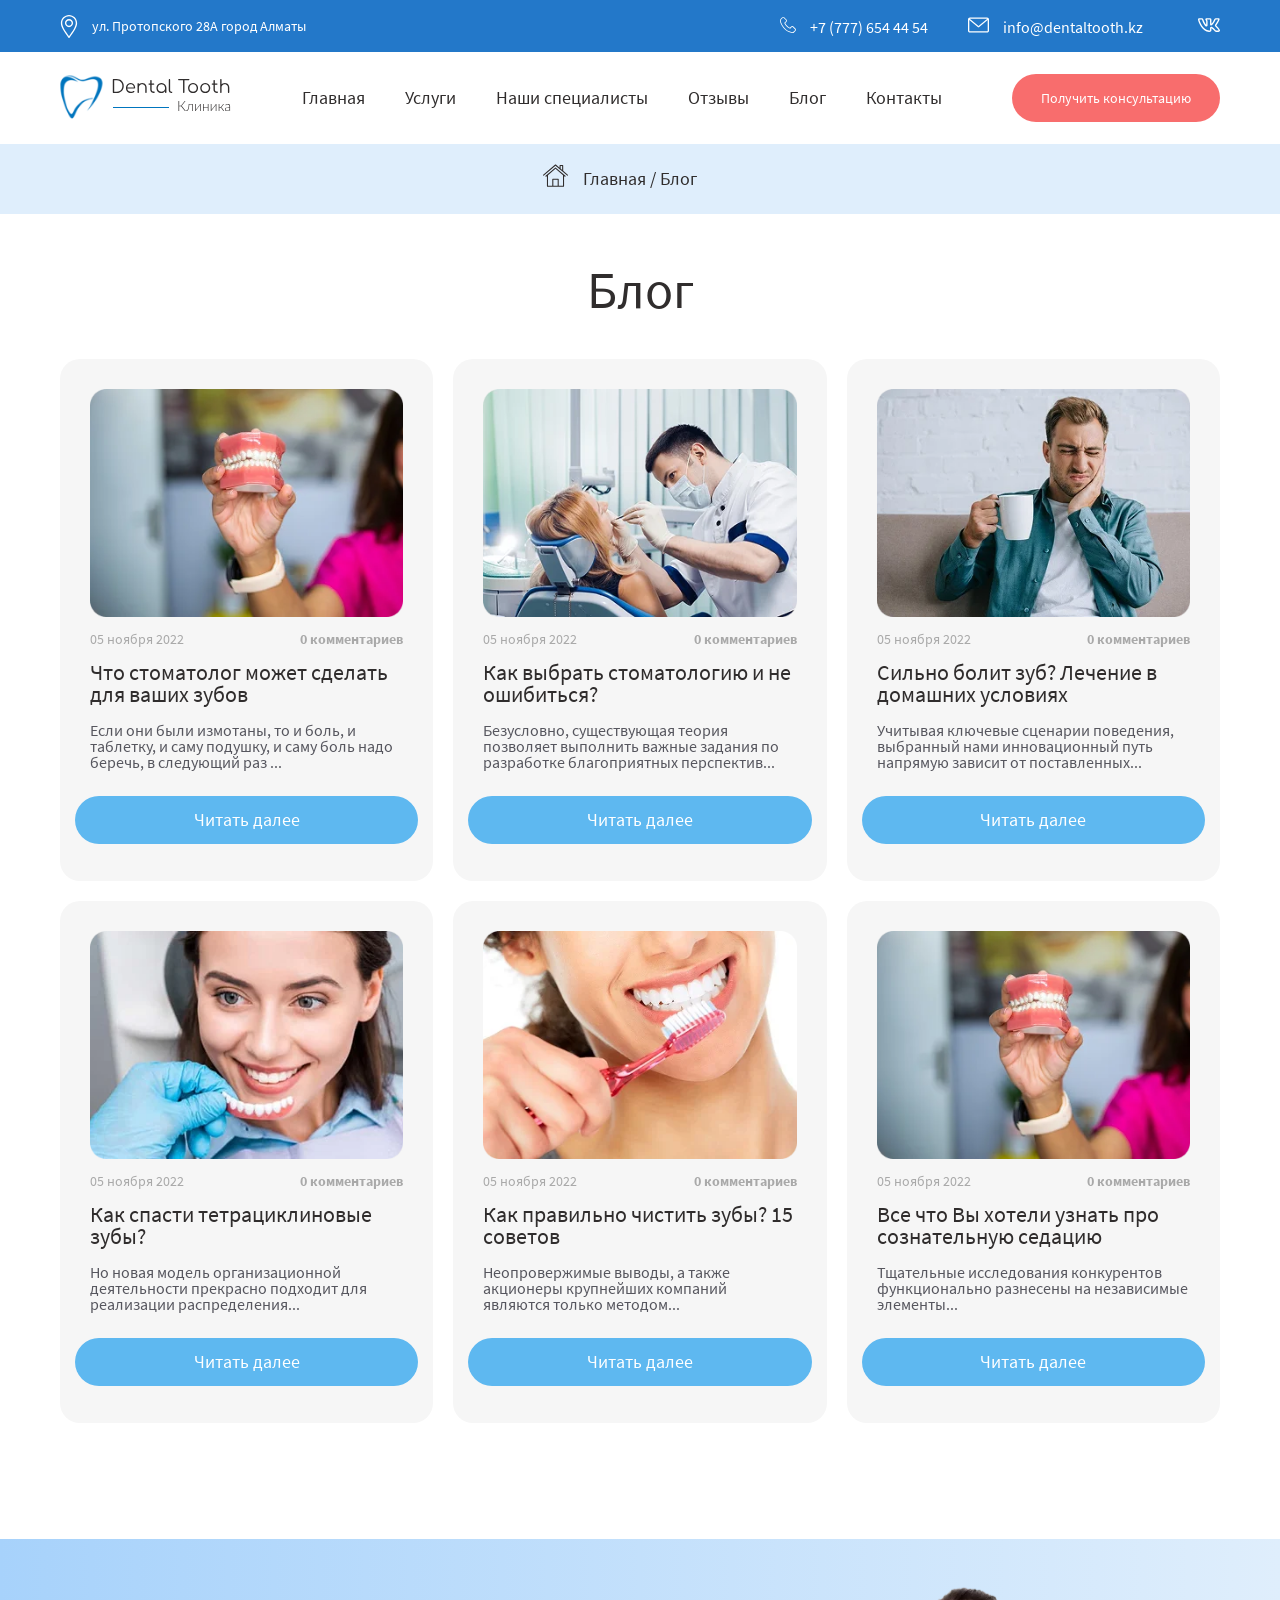
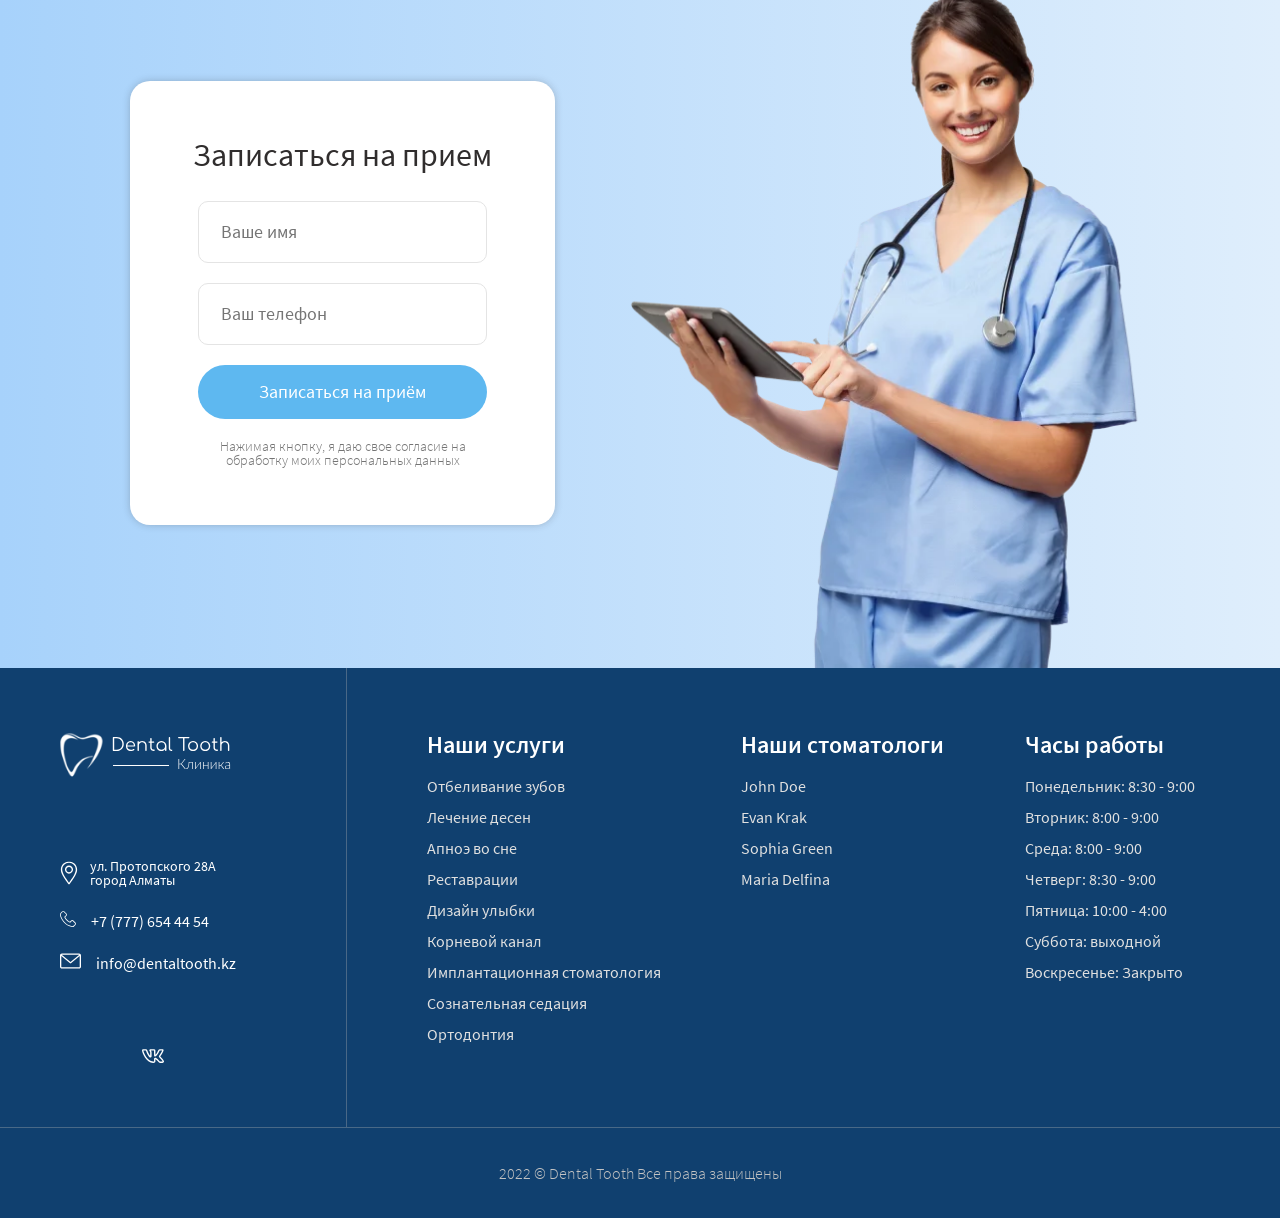
<file: blog.html>
<!DOCTYPE html>
<html lang="en">

<head>
    <meta charset="UTF-8">
    <meta name="viewport"
        content="width=device-width, initial-scale=1.0, maximum-scale=1.0, minimum-scale=1.0, user-scalable=no, target-densityDpi=device-dpi">
    <link rel="stylesheet" href="fonts/stylesheet.css">
    <link rel="stylesheet" href="css/reset.css">
    <link rel="stylesheet" href="css/style.css">
    <link rel="stylesheet" href="css/magnific-popup.css">
    <link rel="stylesheet" href="css/swiper-bundle.min.css">
    <link rel="stylesheet" href="css/popup-effect.css">
    <link rel="icon" type="image/png" sizes="32x32" href="images/favicon.png"> 
    <script src="js/jquery-4.0.0.min.js" defer></script>
    <script src="js/swiper-bundle.min.js" defer></script>
    <script src="js/jquery.magnific-popup.min.js" defer></script>
    <script src="js/script.js" defer></script>
    <title>Blog</title>
</head>

<body>
    <div class="popup mfp-hide mfp-with-anim" id="popup">
        <div class="popup__header">
            <img src="images/logo_clinic.svg" alt="Логотип Клиники" class="popup__logo">
        </div>

        <form class="popup__form">
            <h3 class="popup__title">Получить консультацию</h3>
            <input class="popup__input-name" type="text" aria-label="Имя" placeholder="Ваше имя">
            <input class="popup__input-phone" type="number" aria-label="Номер телефона" placeholder="Ваш телефон">
            <a href="#" class="popup__btn">Отправить</a>
            <p class="popup__description">Нажимая кнопку, я даю свое согласие на обработку моих персональных данных</p>
        </form>
    </div>

    <header class="header">
        <div class="header__contacts">
            <div class="container">
                <div class="header__contacts-row">
                    <div class="header__contacts-location">
                        <img src="images/location.svg" alt="Место положение клиники">
                        <span>ул. Протопского 28А город Алматы</span>
                    </div>

                    <address class="header__contacts-info">
                        <a class="header__contacts-phone" href="tel:77776544454">
                            <img src="images/phone.svg" alt="Телефон клиники">
                            <span>+7 (777) 654 44 54</span>
                        </a>

                        <a class="header__contacts-email" href="mailto:info@dentaltooth.kz">
                            <img src="images/mail.svg" alt="Электронная почта клиники">
                            <span>info@dentaltooth.kz</span>
                        </a>

                        <a href="#" class="header__contacts-social">
                            <img src="images/vk.svg" alt="Группа клиники во Вконтакте">
                        </a>
                    </address>

                    <div class="hamburger">
                        <img src="images/hamburger.svg" alt="Значок меню">
                    </div>
                </div>
            </div>
        </div>

        <div class="header__menu">
            <div class="container">
                <div class="header__menu-row">
                    <a href="index.html" class="header__logo">
                        <img src="images/logo_clinic.svg" alt="Логотип клиники">
                    </a>

                    <nav class="header__nav">
                        <ul>
                            <li><a href="index.html">Главная</a></li>
                            <li><a href="#price">Услуги</a></li>
                            <li><a href="dentists-page.html">Наши специалисты</a></li>
                            <li><a href="#reviews">Отзывы</a></li>
                            <li><a href="blog.html">Блог</a></li>
                            <li><a href="contacts-page.html">Контакты</a></li>
                        </ul>
                    </nav>

                    <a href="#popup" class="header__btn" data-effect="mfp-zoom-in">Получить консультацию</a>
                </div>
            </div>
        </div>

        <div class="mobile-menu">
            <div class="mobile-menu__header">
                <h3 class="mobile-menu__header-title">Меню</h3>

                <button class="mobile-menu__header-btn">
                    <img src="images/close.svg" alt="Кнопка закрытия мобильного меню">
                </button>
            </div>

            <div class="mobile-menu__contacts">
                <a class="header__contacts-phone" href="tel:77776544454">
                    <img src="images/phone.svg" alt="Телефон клиники">
                    <span>+7 (777) 654 44 54</span>
                </a>

                <a class="header__contacts-email" href="mailto:info@dentaltooth.kz">
                    <img src="images/mail.svg" alt="Электронная почта клиники">
                    <span>info@dentaltooth.kz</span>
                </a>

                <a href="#">
                    <img src="images/vk.svg" alt="Группа клиники во Вконтакте">
                </a>
            </div>

            <nav class="mobile-menu__nav">
                <ul>
                    <li><a href="index.html">Главная</a></li>
                    <li><a href="#price">Услуги</a></li>
                    <li><a href="dentists-page.html">Наши специалисты</a></li>
                    <li><a href="#reviews">Отзывы</a></li>
                    <li><a href="blog.html">Блог</a></li>
                    <li><a href="contacts-page.html">Контакты</a></li>
                </ul>
            </nav>
        </div>
    </header>

    <section class="path">
        <div class="container">
            <div class="path__group">
                <a class="path__link" href="index.html">
                    <img src="images/Home-logo.svg" alt="Сиимвол домика" class="path__img">
                    Главная
                </a>
                <span> / </span>
                <a class="path__link" href="blog.html">Блог</a>
            </div>
        </div>
    </section>

    <section class="news">
        <div class="container">
            <h2 class="news__title blog__title">Блог</h2>
            <div class="news__wrapper">
                <article class="news__card">
                    <img src="images/news_1.webp" alt="Рука которая держит вставную челюсть" class="news__img">
                    <p class="news__meta">05 ноября 2022 <span class="news__comment">0 комментариев</span></p>
                    <h4 class="news__headline">Что стоматолог может сделать для ваших зубов</h4>
                    <p class="news__description">Если они были измотаны, то и боль, и таблетку, и саму подушку, и саму
                        боль надо беречь, в следующий раз ...</p>
                    <a href="blog-single.html" class="news__btn">Читать далее</a>
                </article>
                <article class="news__card">
                    <img src="images/news_2.webp" alt="Процесс работы стоматолога" class="news__img">
                    <p class="news__meta">05 ноября 2022 <span class="news__comment">0 комментариев</span></p>
                    <h4 class="news__headline">Как выбрать стоматологию и не ошибиться?</h4>
                    <p class="news__description">Безусловно, существующая теория позволяет выполнить важные задания по
                        разработке благоприятных перспектив...</p>
                    <a href="#" class="news__btn">Читать далее</a>
                </article>
                <article class="news__card">
                    <img src="images/news_3.webp" alt="Мучащайся от зубной боли человек" class="news__img">
                    <p class="news__meta">05 ноября 2022 <span class="news__comment">0 комментариев</span></p>
                    <h4 class="news__headline">Сильно болит зуб? Лечение в домашних условиях</h4>
                    <p class="news__description">Учитывая ключевые сценарии поведения, выбранный нами инновационный путь
                        напрямую зависит от поставленных...</p>
                    <a href="#" class="news__btn">Читать далее</a>
                </article>
                <article class="news__card">
                    <img src="images/news_4.webp" alt="Подбор протезов" class="news__img">
                    <p class="news__meta">05 ноября 2022 <span class="news__comment">0 комментариев</span></p>
                    <h4 class="news__headline">Как спасти тетрациклиновые зубы?</h4>
                    <p class="news__description">Но новая модель организационной деятельности прекрасно подходит для
                        реализации распределения...</p>
                    <a href="#" class="news__btn">Читать далее</a>
                </article>
                <article class="news__card">
                    <img src="images/news_5.webp" alt="Уход за зубами" class="news__img">
                    <p class="news__meta">05 ноября 2022 <span class="news__comment">0 комментариев</span></p>
                    <h4 class="news__headline">Как правильно чистить зубы? 15 советов</h4>
                    <p class="news__description">Неопровержимые выводы, а также акционеры крупнейших компаний являются
                        только методом...</p>
                    <a href="#" class="news__btn">Читать далее</a>
                </article>
                <article class="news__card">
                    <img src="images/news_1.webp" alt="Рука которая держит вставную челюсть" class="news__img">
                    <p class="news__meta">05 ноября 2022 <span class="news__comment">0 комментариев</span></p>
                    <h4 class="news__headline">Все что Вы хотели узнать про сознательную седацию</h4>
                    <p class="news__description">Тщательные исследования конкурентов функционально разнесены на
                        независимые элементы...</p>
                    <a href="#" class="news__btn">Читать далее</a>
                </article>
            </div>
        </div>
    </section>

    <section class="recording">
        <div class="container">
            <div class="recording-row">
                <form class="recording__card">
                    <h3 class="recording__title">Записаться на прием</h3>
                    <input class="recording__input-name" type="text" aria-label="Имя" placeholder="Ваше имя">
                    <input class="recording__input-phone" type="number" aria-label="Номер телефона"
                        placeholder="Ваш телефон">
                    <a href="#" class="recording__btn">Записаться на приём</a>
                    <p class="recording__description">Нажимая кнопку, я даю свое согласие на обработку моих персональных
                        данных</p>
                </form>

                <img src="images/nurse.webp" class="recording__img" alt="Девушка медсестра">
            </div>
        </div>
    </section>

    <footer class="footer">
        <div class="container">
            <div class="footer__wrapper">
                <div class="footer__inner">
                    <div class="footer__contacts">
                        <a href="#" class="footer__logo">
                            <img src="images/logo_footer.svg" alt="Логотип клиники">
                        </a>

                        <address class="footer__contacts-info">
                            <div class="footer__contacts-location">
                                <img src="images/location.svg" alt="Место положение клиники">
                                <span>ул. Протопского 28А <br>город Алматы</span>
                            </div>

                            <a class="footer__contacts-phone" href="tel:77776544454">
                                <img src="images/phone.svg" alt="Телефон клиники">
                                <span>+7 (777) 654 44 54</span>
                            </a>

                            <a class="footer__contacts-email" href="mailto:info@dentaltooth.kz">
                                <img src="images/mail.svg" alt="Электронная почта клиники">
                                <span>info@dentaltooth.kz</span>
                            </a>

                            <a href="#" class="footer__contacts-social">
                                <img src="images/vk.svg" alt="Группа клиники во Вконтакте">
                            </a>
                        </address>
                    </div>

                    <div class="footer__services">
                        <h4 class="footer__title">Наши услуги</h4>
                        <ul class="footer__list">
                            <li class="footer__item"><a href="#">Отбеливание зубов</a></li>
                            <li class="footer__item"><a href="#">Лечение десен</a></li>
                            <li class="footer__item"><a href="#">Апноэ во сне</a></li>
                            <li class="footer__item"><a href="#">Реставрации</a></li>
                            <li class="footer__item"><a href="#">Дизайн улыбки</a></li>
                            <li class="footer__item"><a href="#">Корневой канал</a></li>
                            <li class="footer__item"><a href="#">Имплантационная стоматология</a></li>
                            <li class="footer__item"><a href="#">Сознательная седация</a></li>
                            <li class="footer__item"><a href="#">Ортодонтия</a></li>
                        </ul>
                    </div>

                    <div class="footer__doctors">
                        <h4 class="footer__title">Наши стоматологи</h4>
                        <ul class="footer__list">
                            <li class="footer__item"><a href="#">John Doe</a></li>
                            <li class="footer__item"><a href="#">Evan Krak</a></li>
                            <li class="footer__item"><a href="#">Sophia Green</a></li>
                            <li class="footer__item"><a href="#">Maria Delfina</a></li>
                        </ul>
                    </div>

                    <div class="footer__mode">
                        <h4 class="footer__title">Часы работы</h4>
                        <ul class="footer__list">
                            <li class="footer__item">Понедельник: 8:30 - 9:00</li>
                            <li class="footer__item">Вторник: 8:00 - 9:00</li>
                            <li class="footer__item">Среда: 8:00 - 9:00</li>
                            <li class="footer__item">Четверг: 8:30 - 9:00</li>
                            <li class="footer__item">Пятница: 10:00 - 4:00</li>
                            <li class="footer__item">Суббота: выходной</li>
                            <li class="footer__item">Воскресенье: Закрыто</li>
                        </ul>
                    </div>
                </div>

                <div class="footer__copyright">
                    <p class="footer__copyright-text">2022 © Dental Tooth Все права защищены</p>
                </div>
            </div>
        </div>
    </footer>
</body>

</html>
</file>
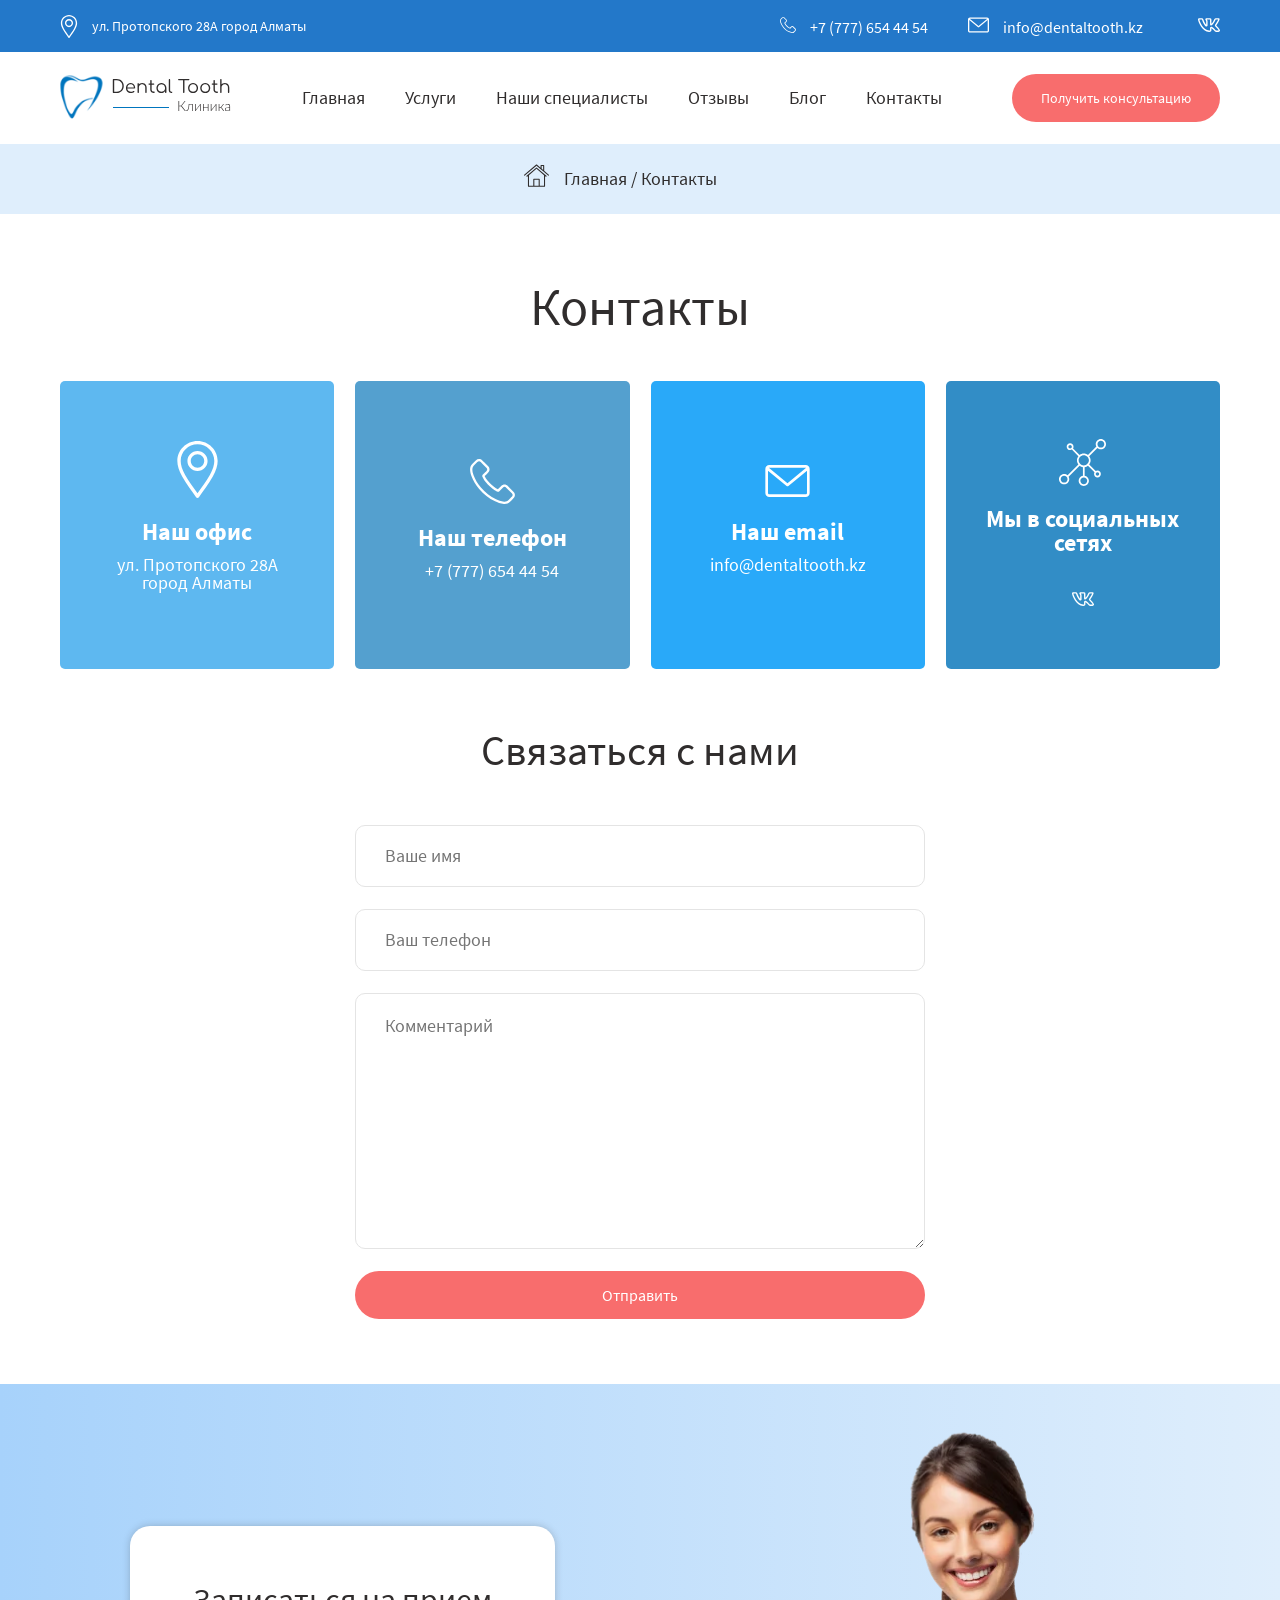
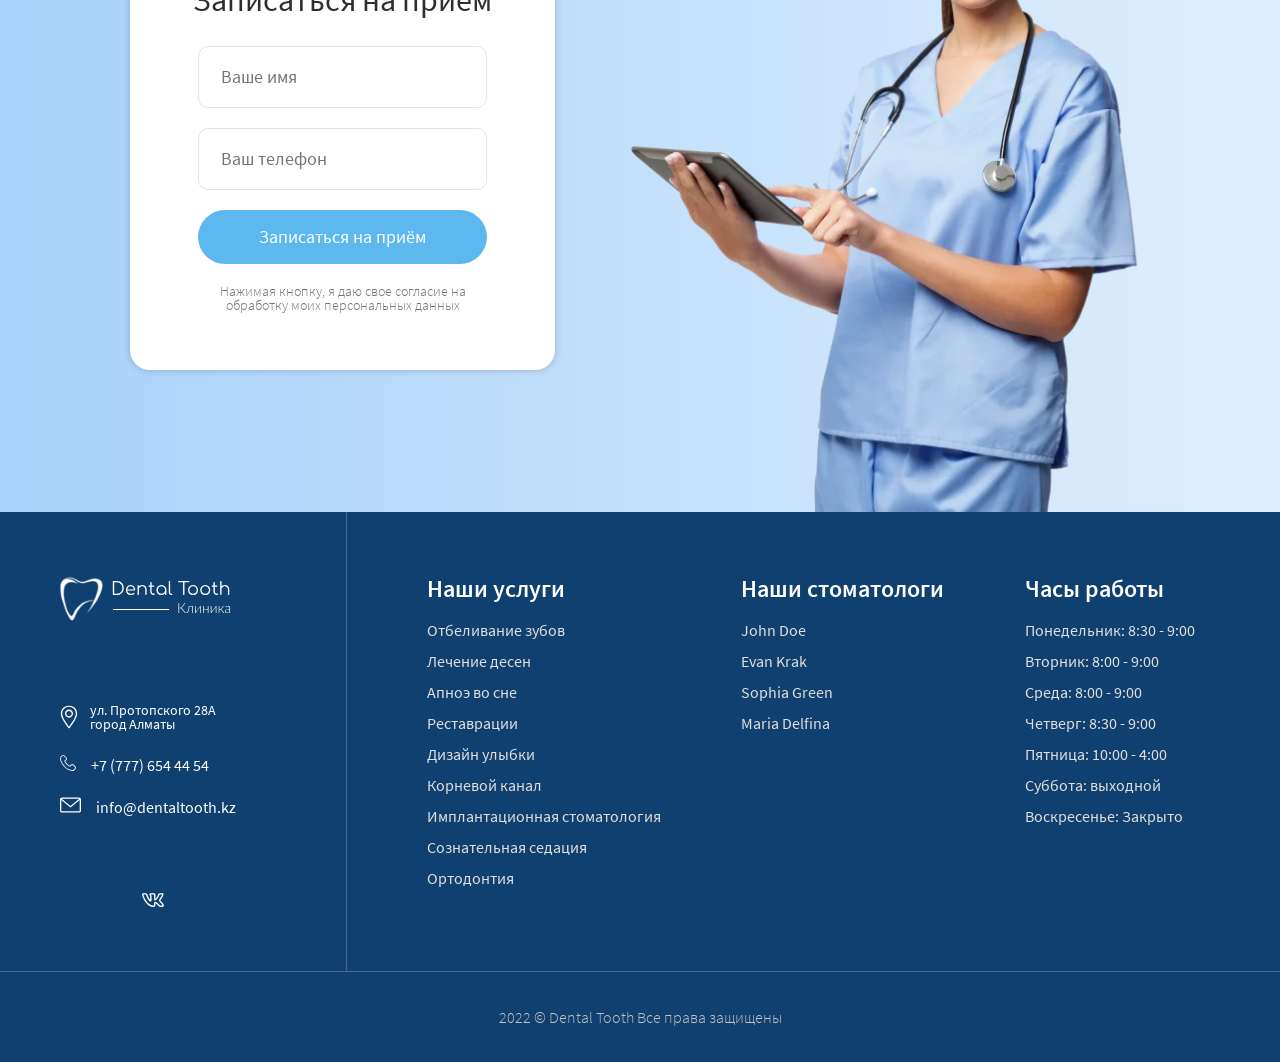
<file: contacts-page.html>
<!DOCTYPE html>
<html lang="en">

<head>
    <meta charset="UTF-8">
    <meta name="viewport"
        content="width=device-width, initial-scale=1.0, maximum-scale=1.0, minimum-scale=1.0, user-scalable=no, target-densityDpi=device-dpi">
    <link rel="stylesheet" href="fonts/stylesheet.css">
    <link rel="stylesheet" href="css/reset.css">
    <link rel="stylesheet" href="css/style.css">
    <link rel="stylesheet" href="css/magnific-popup.css">
    <link rel="stylesheet" href="css/swiper-bundle.min.css">
    <link rel="stylesheet" href="css/popup-effect.css">
    <link rel="icon" type="image/png" sizes="32x32" href="images/favicon.png">
    <script src="js/jquery-4.0.0.min.js" defer></script>
    <script src="js/swiper-bundle.min.js" defer></script>
    <script src="js/jquery.magnific-popup.min.js" defer></script>
    <script src="js/script.js" defer></script>
    <title>Blog page</title>
</head>

<body>
    <div class="popup mfp-hide mfp-with-anim" id="popup">
        <div class="popup__header">
            <img src="images/logo_clinic.svg" alt="Логотип Клиники" class="popup__logo">
        </div>

        <form class="popup__form">
            <h3 class="popup__title">Получить консультацию</h3>
            <input class="popup__input-name" type="text" aria-label="Имя" placeholder="Ваше имя">
            <input class="popup__input-phone" type="number" aria-label="Номер телефона" placeholder="Ваш телефон">
            <a href="#" class="popup__btn">Отправить</a>
            <p class="popup__description">Нажимая кнопку, я даю свое согласие на обработку моих персональных данных</p>
        </form>
    </div>

    <header class="header">
        <div class="header__contacts">
            <div class="container">
                <div class="header__contacts-row">
                    <div class="header__contacts-location">
                        <img src="images/location.svg" alt="Место положение клиники">
                        <span>ул. Протопского 28А город Алматы</span>
                    </div>

                    <address class="header__contacts-info">
                        <a class="header__contacts-phone" href="tel:77776544454">
                            <img src="images/phone.svg" alt="Телефон клиники">
                            <span>+7 (777) 654 44 54</span>
                        </a>

                        <a class="header__contacts-email" href="mailto:info@dentaltooth.kz">
                            <img src="images/mail.svg" alt="Электронная почта клиники">
                            <span>info@dentaltooth.kz</span>
                        </a>

                        <a href="#" class="header__contacts-social">
                            <img src="images/vk.svg" alt="Группа клиники во Вконтакте">
                        </a>
                    </address>

                    <div class="hamburger">
                        <img src="images/hamburger.svg" alt="Значок меню">
                    </div>
                </div>
            </div>
        </div>

        <div class="header__menu">
            <div class="container">
                <div class="header__menu-row">
                    <a href="index.html" class="header__logo">
                        <img src="images/logo_clinic.svg" alt="Логотип клиники">
                    </a>

                    <nav class="header__nav">
                        <ul>
                            <li><a href="index.html">Главная</a></li>
                            <li><a href="#price">Услуги</a></li>
                            <li><a href="dentists-page.html">Наши специалисты</a></li>
                            <li><a href="#reviews">Отзывы</a></li>
                            <li><a href="blog.html">Блог</a></li>
                            <li><a href="contacts-page.html">Контакты</a></li>
                        </ul>
                    </nav>

                    <a href="#popup" class="header__btn" data-effect="mfp-zoom-in">Получить консультацию</a>
                </div>
            </div>
        </div>

        <div class="mobile-menu">
            <div class="mobile-menu__header">
                <h3 class="mobile-menu__header-title">Меню</h3>

                <button class="mobile-menu__header-btn">
                    <img src="images/close.svg" alt="Кнопка закрытия мобильного меню">
                </button>
            </div>

            <div class="mobile-menu__contacts">
                <a class="header__contacts-phone" href="tel:77776544454">
                    <img src="images/phone.svg" alt="Телефон клиники">
                    <span>+7 (777) 654 44 54</span>
                </a>

                <a class="header__contacts-email" href="mailto:info@dentaltooth.kz">
                    <img src="images/mail.svg" alt="Электронная почта клиники">
                    <span>info@dentaltooth.kz</span>
                </a>

                <a href="#">
                    <img src="images/vk.svg" alt="Группа клиники во Вконтакте">
                </a>
            </div>

            <nav class="mobile-menu__nav">
                <ul>
                    <li><a href="index.html">Главная</a></li>
                    <li><a href="#price">Услуги</a></li>
                    <li><a href="dentists-page.html">Наши специалисты</a></li>
                    <li><a href="#reviews">Отзывы</a></li>
                    <li><a href="blog.html">Блог</a></li>
                    <li><a href="contacts-page.html">Контакты</a></li>
                </ul>
            </nav>
        </div>
    </header>

    <section class="path">
        <div class="container">
            <div class="path__group">
                <a class="path__link" href="index.html">
                    <img src="images/Home-logo.svg" alt="Сиимвол домика" class="path__img">
                    Главная
                </a>
                <span> / </span>
                <a class="path__link" href="contacts-page.html">Контакты</a>
            </div>
        </div>
    </section>

    <section class="clinic-contacts">
        <div class="container">
            <h1 class="clinic-contacts__title">Контакты</h1>

            <div class="clinic-contacts__cards">
                <article class="clinic-contacts__card clinic-contacts__card--address">
                    <img src="images/location.svg" class="clinic-contacts__card-img--address"
                        alt="Символ местоположения">
                    <h3 class="clinic-contacts__card-title">Наш офис</h3>
                    <p class="clinic-contacts__card-description">ул. Протопского 28А <br> город Алматы</p>
                </article>

                <article class="clinic-contacts__card clinic-contacts__card--phone">
                    <img src="images/phone.svg" class="clinic-contacts__card-img--phone" alt="Символ телефона">
                    <h3 class="clinic-contacts__card-title">Наш телефон</h3>
                    <p class="clinic-contacts__card-description">+7 (777) 654 44 54</p>
                </article>

                <article class="clinic-contacts__card clinic-contacts__card--mail">
                    <img src="images/mail.svg" class="clinic-contacts__card-img--mail" alt="Символ письма">
                    <h3 class="clinic-contacts__card-title">Наш email</h3>
                    <p class="clinic-contacts__card-description">info@dentaltooth.kz</p>
                </article>

                <article class="clinic-contacts__card clinic-contacts__card--social">
                    <img src="images/molekula .svg" class="clinic-contacts__card-img--social" alt="Символ малекулы">
                    <h3 class="clinic-contacts__card-title">Мы в социальных <br> сетях</h3>
                    <img src="images/vk.svg" class="clinic-contacts__card-social" alt="Логотип Вконтакте">
                </article>
            </div>
        </div>
    </section>

    <section class="connection">
        <div class="container">
            <div class="connection__wrapper">
                <form class="connection__form">
                    <h3 class="connection__title">Связаться с нами</h3>
                    <input class="connection__input connection__input-name" type="text" aria-label="Имя"
                        placeholder="Ваше имя">
                    <input class="connection__input connection__input-email" type="email" aria-label="Email"
                        placeholder="Ваш телефон">
                    <textarea class="connection__input connection__input-comment" type="text" aria-label="Комментарий"
                        placeholder="Комментарий"></textarea>
                    <a href="#" class="connection__btn">Отправить</a>
                </form>
            </div>
        </div>
    </section>

    <section class="recording">
        <div class="container">
            <div class="recording-row">
                <form class="recording__card">
                    <h3 class="recording__title">Записаться на прием</h3>
                    <input class="recording__input-name" type="text" aria-label="Имя" placeholder="Ваше имя">
                    <input class="recording__input-phone" type="number" aria-label="Номер телефона"
                        placeholder="Ваш телефон">
                    <a href="#" class="recording__btn">Записаться на приём</a>
                    <p class="recording__description">Нажимая кнопку, я даю свое согласие на обработку моих персональных
                        данных</p>
                </form>

                <img src="images/nurse.webp" class="recording__img" alt="Девушка медсестра">
            </div>
        </div>
    </section>

    <footer class="footer">
        <div class="container">
            <div class="footer__wrapper">
                <div class="footer__inner">
                    <div class="footer__contacts">
                        <a href="#" class="footer__logo">
                            <img src="images/logo_footer.svg" alt="Логотип клиники">
                        </a>

                        <address class="footer__contacts-info">
                            <div class="footer__contacts-location">
                                <img src="images/location.svg" alt="Место положение клиники">
                                <span>ул. Протопского 28А <br>город Алматы</span>
                            </div>

                            <a class="footer__contacts-phone" href="tel:77776544454">
                                <img src="images/phone.svg" alt="Телефон клиники">
                                <span>+7 (777) 654 44 54</span>
                            </a>

                            <a class="footer__contacts-email" href="mailto:info@dentaltooth.kz">
                                <img src="images/mail.svg" alt="Электронная почта клиники">
                                <span>info@dentaltooth.kz</span>
                            </a>

                            <a href="#" class="footer__contacts-social">
                                <img src="images/vk.svg" alt="Группа клиники во Вконтакте">
                            </a>
                        </address>
                    </div>

                    <div class="footer__services">
                        <h4 class="footer__title">Наши услуги</h4>
                        <ul class="footer__list">
                            <li class="footer__item"><a href="#">Отбеливание зубов</a></li>
                            <li class="footer__item"><a href="#">Лечение десен</a></li>
                            <li class="footer__item"><a href="#">Апноэ во сне</a></li>
                            <li class="footer__item"><a href="#">Реставрации</a></li>
                            <li class="footer__item"><a href="#">Дизайн улыбки</a></li>
                            <li class="footer__item"><a href="#">Корневой канал</a></li>
                            <li class="footer__item"><a href="#">Имплантационная стоматология</a></li>
                            <li class="footer__item"><a href="#">Сознательная седация</a></li>
                            <li class="footer__item"><a href="#">Ортодонтия</a></li>
                        </ul>
                    </div>

                    <div class="footer__doctors">
                        <h4 class="footer__title">Наши стоматологи</h4>
                        <ul class="footer__list">
                            <li class="footer__item"><a href="#">John Doe</a></li>
                            <li class="footer__item"><a href="#">Evan Krak</a></li>
                            <li class="footer__item"><a href="#">Sophia Green</a></li>
                            <li class="footer__item"><a href="#">Maria Delfina</a></li>
                        </ul>
                    </div>

                    <div class="footer__mode">
                        <h4 class="footer__title">Часы работы</h4>
                        <ul class="footer__list">
                            <li class="footer__item">Понедельник: 8:30 - 9:00</li>
                            <li class="footer__item">Вторник: 8:00 - 9:00</li>
                            <li class="footer__item">Среда: 8:00 - 9:00</li>
                            <li class="footer__item">Четверг: 8:30 - 9:00</li>
                            <li class="footer__item">Пятница: 10:00 - 4:00</li>
                            <li class="footer__item">Суббота: выходной</li>
                            <li class="footer__item">Воскресенье: Закрыто</li>
                        </ul>
                    </div>
                </div>

                <div class="footer__copyright">
                    <p class="footer__copyright-text">2022 © Dental Tooth Все права защищены</p>
                </div>
            </div>
        </div>
    </footer>
</body>

</html>
</file>
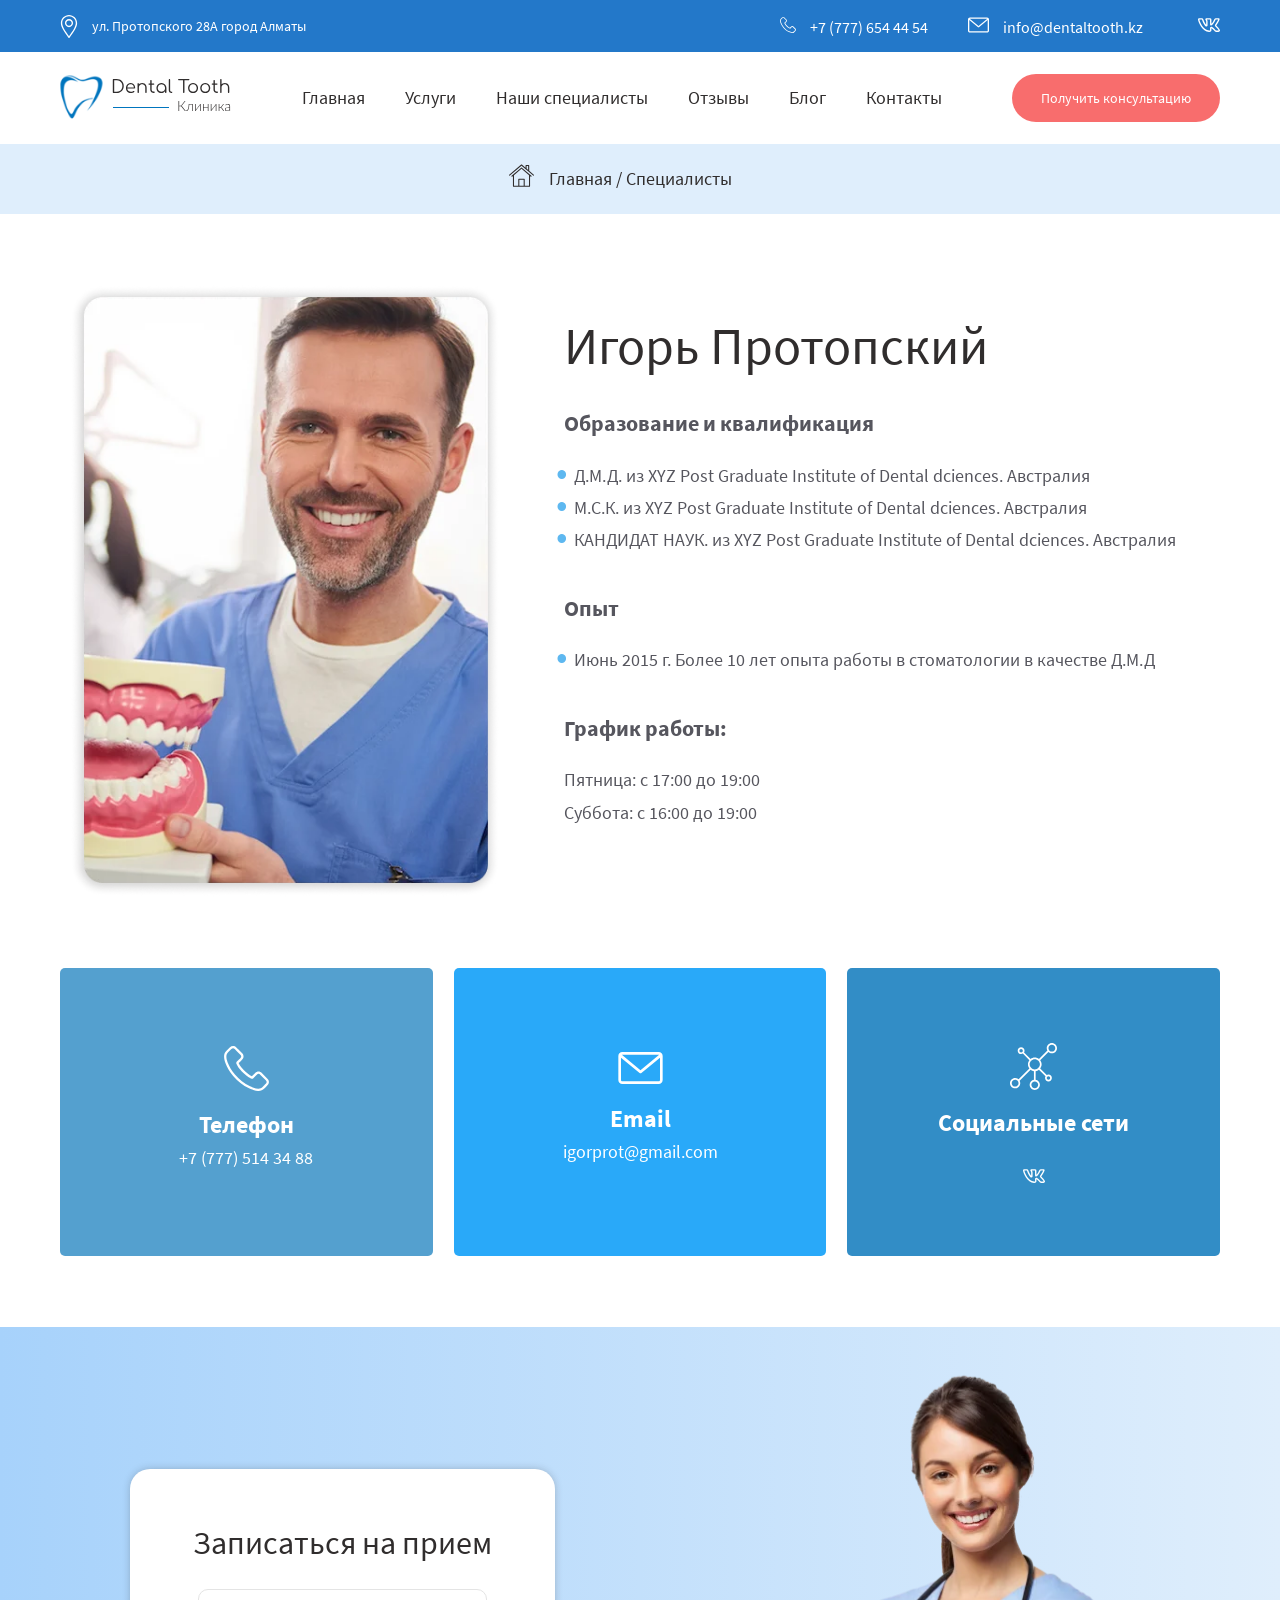
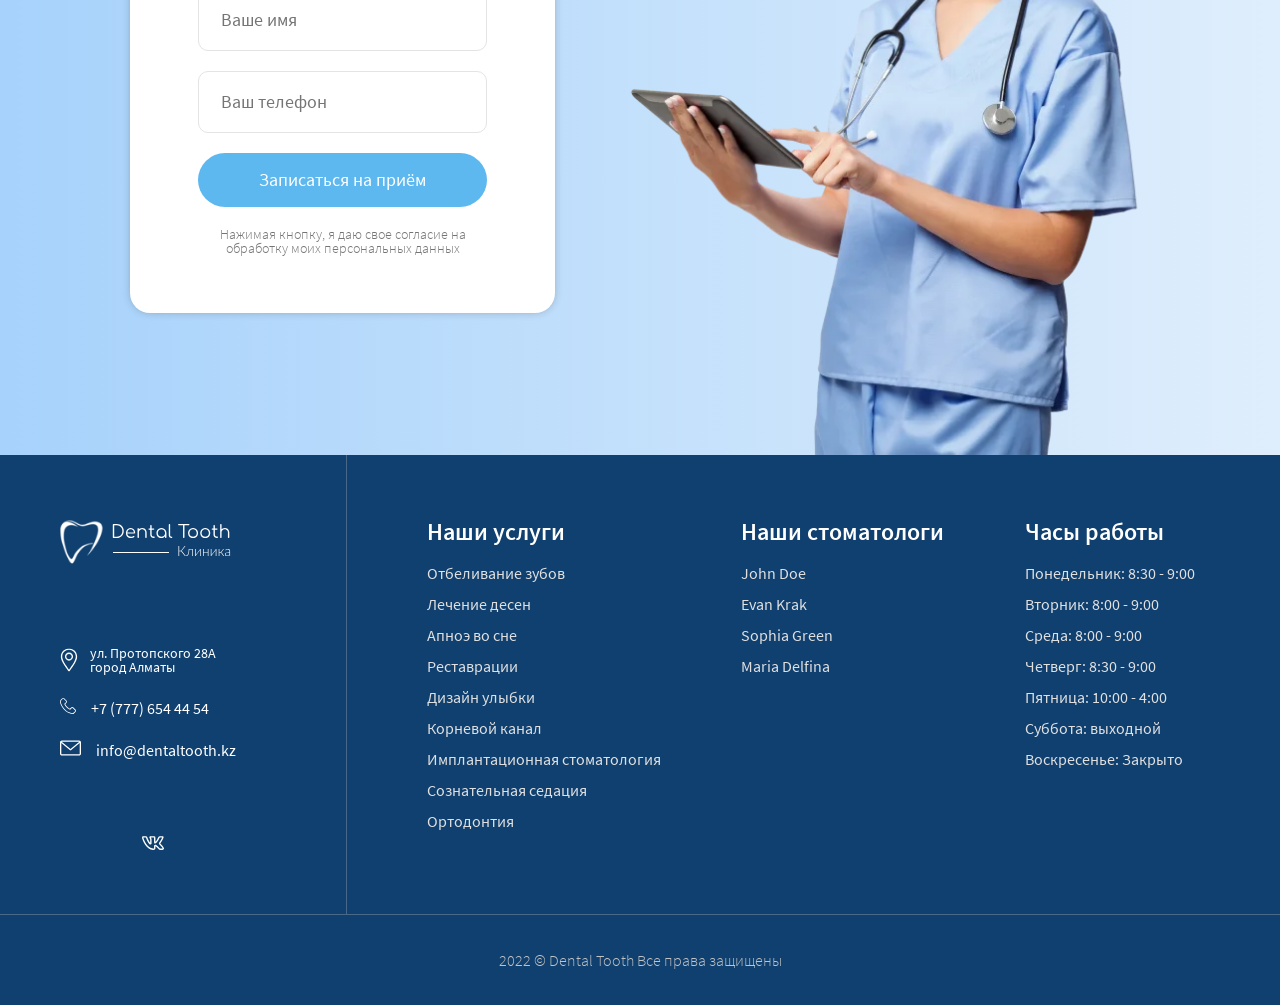
<file: dentists-page.html>
<!DOCTYPE html>
<html lang="en">

<head>
    <meta charset="UTF-8">
    <meta name="viewport"
        content="width=device-width, initial-scale=1.0, maximum-scale=1.0, minimum-scale=1.0, user-scalable=no, target-densityDpi=device-dpi">
    <link rel="stylesheet" href="fonts/stylesheet.css">
    <link rel="stylesheet" href="css/reset.css">
    <link rel="stylesheet" href="css/style.css">
    <link rel="stylesheet" href="css/magnific-popup.css">
    <link rel="stylesheet" href="css/swiper-bundle.min.css">
    <link rel="stylesheet" href="css/popup-effect.css">
    <link rel="icon" type="image/png" sizes="32x32" href="images/favicon.png">
    <script src="js/jquery-4.0.0.min.js" defer></script>
    <script src="js/swiper-bundle.min.js" defer></script>
    <script src="js/jquery.magnific-popup.min.js" defer></script>
    <script src="js/script.js" defer></script>
    <title>Blog page</title>
</head>

<body>
    <div class="popup mfp-hide mfp-with-anim" id="popup">
        <div class="popup__header">
            <img src="images/logo_clinic.svg" alt="Логотип Клиники" class="popup__logo">
        </div>

        <form class="popup__form">
            <h3 class="popup__title">Получить консультацию</h3>
            <input class="popup__input-name" type="text" aria-label="Имя" placeholder="Ваше имя">
            <input class="popup__input-phone" type="number" aria-label="Номер телефона" placeholder="Ваш телефон">
            <a href="#" class="popup__btn">Отправить</a>
            <p class="popup__description">Нажимая кнопку, я даю свое согласие на обработку моих персональных данных</p>
        </form>
    </div>

    <header class="header">
        <div class="header__contacts">
            <div class="container">
                <div class="header__contacts-row">
                    <div class="header__contacts-location">
                        <img src="images/location.svg" alt="Место положение клиники">
                        <span>ул. Протопского 28А город Алматы</span>
                    </div>

                    <address class="header__contacts-info">
                        <a class="header__contacts-phone" href="tel:77776544454">
                            <img src="images/phone.svg" alt="Телефон клиники">
                            <span>+7 (777) 654 44 54</span>
                        </a>

                        <a class="header__contacts-email" href="mailto:info@dentaltooth.kz">
                            <img src="images/mail.svg" alt="Электронная почта клиники">
                            <span>info@dentaltooth.kz</span>
                        </a>

                        <a href="#" class="header__contacts-social">
                            <img src="images/vk.svg" alt="Группа клиники во Вконтакте">
                        </a>
                    </address>

                    <div class="hamburger">
                        <img src="images/hamburger.svg" alt="Значок меню">
                    </div>
                </div>
            </div>
        </div>

        <div class="header__menu">
            <div class="container">
                <div class="header__menu-row">
                    <a href="index.html" class="header__logo">
                        <img src="images/logo_clinic.svg" alt="Логотип клиники">
                    </a>

                    <nav class="header__nav">
                        <ul>
                            <li><a href="index.html">Главная</a></li>
                            <li><a href="#price">Услуги</a></li>
                            <li><a href="dentists-page.html">Наши специалисты</a></li>
                            <li><a href="#reviews">Отзывы</a></li>
                            <li><a href="blog.html">Блог</a></li>
                            <li><a href="contacts-page.html">Контакты</a></li>
                        </ul>
                    </nav>

                    <a href="#popup" class="header__btn" data-effect="mfp-zoom-in">Получить консультацию</a>
                </div>
            </div>
        </div>

        <div class="mobile-menu">
            <div class="mobile-menu__header">
                <h3 class="mobile-menu__header-title">Меню</h3>

                <button class="mobile-menu__header-btn">
                    <img src="images/close.svg" alt="Кнопка закрытия мобильного меню">
                </button>
            </div>

            <div class="mobile-menu__contacts">
                <a class="header__contacts-phone" href="tel:77776544454">
                    <img src="images/phone.svg" alt="Телефон клиники">
                    <span>+7 (777) 654 44 54</span>
                </a>

                <a class="header__contacts-email" href="mailto:info@dentaltooth.kz">
                    <img src="images/mail.svg" alt="Электронная почта клиники">
                    <span>info@dentaltooth.kz</span>
                </a>

                <a href="#">
                    <img src="images/vk.svg" alt="Группа клиники во Вконтакте">
                </a>
            </div>

            <nav class="mobile-menu__nav">
                <ul>
                    <li><a href="index.html">Главная</a></li>
                    <li><a href="#price">Услуги</a></li>
                    <li><a href="dentists-page.html">Наши специалисты</a></li>
                    <li><a href="#reviews">Отзывы</a></li>
                    <li><a href="blog.html">Блог</a></li>
                    <li><a href="contacts-page.html">Контакты</a></li>
                </ul>
            </nav>
        </div>
    </header>

    <section class="path">
        <div class="container">
            <div class="path__group">
                <a class="path__link" href="index.html">
                    <img src="images/Home-logo.svg" alt="Сиимвол домика" class="path__img">
                    Главная
                </a>
                <span> / </span>
                <a class="path__link" href="dentists-page.html">Специалисты</a>
            </div>
        </div>
    </section>

    <section class="dentists">
        <div class="container">
            <article class="dentists__card">
                <img class="dentists__img" src="images/igor-dental.webp" alt="Стоматолог Игорь">

                <div class="dentists__info">
                    <h1 class="dentists__name">Игорь Протопский</h1>
                    <h3 class="dentists__title">Образование и квалификация</h3>
                    <p class="dentists__description">Д.М.Д. из XYZ Post Graduate Institute of Dental dciences. Австралия</p>
                    <p class="dentists__description">М.С.К. из XYZ Post Graduate Institute of Dental dciences. Австралия</p>
                    <p class="dentists__description">КАНДИДАТ НАУК. из XYZ Post Graduate Institute of Dental dciences. Австралия</p>

                    <h3 class="dentists__title">Опыт</h3>
                    <p class="dentists__description">Июнь 2015 г. Более 10 лет опыта работы в стоматологии в качестве Д.М.Д</p>

                    <h3 class="dentists__title">График работы:</h3>
                    <p class="dentists__schedule">Пятница: с 17:00 до 19:00</p>
                    <p class="dentists__schedule">Суббота: с 16:00 до 19:00</p>
                </div>
            </article>

            <div class="dentists-contacts">
                <article class="dentists-contacts__card dentists-contacts__card--phone">
                    <img src="images/phone.svg" class="dentists-contacts__card-img--phone" alt="Символ телефона">
                    <h3 class="dentists-contacts__card-title">Телефон</h3>
                    <p class="dentists-contacts__card-description">+7 (777) 514 34 88</p>
                </article>

                <article class="dentists-contacts__card dentists-contacts__card--mail">
                    <img src="images/mail.svg" class="dentists-contacts__card-img--mail" alt="Символ письма">
                    <h3 class="dentists-contacts__card-title">Email</h3>
                    <p class="dentists-contacts__card-description">igorprot@gmail.com</p>
                </article>

                <article class="dentists-contacts__card dentists-contacts__card--social">
                    <img src="images/molekula .svg" class="dentists-contacts__card-img--social" alt="Символ малекулы">
                    <h3 class="dentists-contacts__card-title dentists-contacts__card-title--last-child">Социальные сети</h3>
                    <img src="images/vk.svg"  class="dentists-contacts__card-social" alt="Логотип Вконтакте">
                </article>
            </div>
        </div>
    </section>

    <section class="recording">
        <div class="container">
            <div class="recording-row">
                <form class="recording__card">
                    <h3 class="recording__title">Записаться на прием</h3>
                    <input class="recording__input-name" type="text" aria-label="Имя" placeholder="Ваше имя">
                    <input class="recording__input-phone" type="number" aria-label="Номер телефона"
                        placeholder="Ваш телефон">
                    <a href="#" class="recording__btn">Записаться на приём</a>
                    <p class="recording__description">Нажимая кнопку, я даю свое согласие на обработку моих персональных
                        данных</p>
                </form>

                <img src="images/nurse.webp" class="recording__img" alt="Девушка медсестра">
            </div>
        </div>
    </section>

    <footer class="footer">
        <div class="container">
            <div class="footer__wrapper">
                <div class="footer__inner">
                    <div class="footer__contacts">
                        <a href="#" class="footer__logo">
                            <img src="images/logo_footer.svg" alt="Логотип клиники">
                        </a>

                        <address class="footer__contacts-info">
                            <div class="footer__contacts-location">
                                <img src="images/location.svg" alt="Место положение клиники">
                                <span>ул. Протопского 28А <br>город Алматы</span>
                            </div>

                            <a class="footer__contacts-phone" href="tel:77776544454">
                                <img src="images/phone.svg" alt="Телефон клиники">
                                <span>+7 (777) 654 44 54</span>
                            </a>

                            <a class="footer__contacts-email" href="mailto:info@dentaltooth.kz">
                                <img src="images/mail.svg" alt="Электронная почта клиники">
                                <span>info@dentaltooth.kz</span>
                            </a>

                            <a href="#" class="footer__contacts-social">
                                <img src="images/vk.svg" alt="Группа клиники во Вконтакте">
                            </a>
                        </address>
                    </div>

                    <div class="footer__services">
                        <h4 class="footer__title">Наши услуги</h4>
                        <ul class="footer__list">
                            <li class="footer__item"><a href="#">Отбеливание зубов</a></li>
                            <li class="footer__item"><a href="#">Лечение десен</a></li>
                            <li class="footer__item"><a href="#">Апноэ во сне</a></li>
                            <li class="footer__item"><a href="#">Реставрации</a></li>
                            <li class="footer__item"><a href="#">Дизайн улыбки</a></li>
                            <li class="footer__item"><a href="#">Корневой канал</a></li>
                            <li class="footer__item"><a href="#">Имплантационная стоматология</a></li>
                            <li class="footer__item"><a href="#">Сознательная седация</a></li>
                            <li class="footer__item"><a href="#">Ортодонтия</a></li>
                        </ul>
                    </div>

                    <div class="footer__doctors">
                        <h4 class="footer__title">Наши стоматологи</h4>
                        <ul class="footer__list">
                            <li class="footer__item"><a href="#">John Doe</a></li>
                            <li class="footer__item"><a href="#">Evan Krak</a></li>
                            <li class="footer__item"><a href="#">Sophia Green</a></li>
                            <li class="footer__item"><a href="#">Maria Delfina</a></li>
                        </ul>
                    </div>

                    <div class="footer__mode">
                        <h4 class="footer__title">Часы работы</h4>
                        <ul class="footer__list">
                            <li class="footer__item">Понедельник: 8:30 - 9:00</li>
                            <li class="footer__item">Вторник: 8:00 - 9:00</li>
                            <li class="footer__item">Среда: 8:00 - 9:00</li>
                            <li class="footer__item">Четверг: 8:30 - 9:00</li>
                            <li class="footer__item">Пятница: 10:00 - 4:00</li>
                            <li class="footer__item">Суббота: выходной</li>
                            <li class="footer__item">Воскресенье: Закрыто</li>
                        </ul>
                    </div>
                </div>

                <div class="footer__copyright">
                    <p class="footer__copyright-text">2022 © Dental Tooth Все права защищены</p>
                </div>
            </div>
        </div>
    </footer>
</body>

</html>
</file>
<file: fonts/stylesheet.css>
@font-face {
    font-family: 'Source Sans Pro';
    src: local('Source Sans Pro Bold'), local('SourceSansPro-Bold'),
        url('SourceSansPro-Bold.woff2') format('woff2'),
        url('SourceSansPro-Bold.woff') format('woff');
    font-weight: bold;
    font-style: normal;
    font-display: swap;
}

@font-face {
    font-family: 'Source Sans Pro';
    src: local('Source Sans Pro Black'), local('SourceSansPro-Black'),
        url('SourceSansPro-Black.woff2') format('woff2'),
        url('SourceSansPro-Black.woff') format('woff');
    font-weight: 900;
    font-style: normal;
    font-display: swap;
}

@font-face {
    font-family: 'Source Sans Pro';
    src: local('Source Sans Pro ExtraLight'), local('SourceSansPro-ExtraLight'),
        url('SourceSansPro-ExtraLight.woff2') format('woff2'),
        url('SourceSansPro-ExtraLight.woff') format('woff');
    font-weight: 200;
    font-style: normal;
    font-display: swap;
}

@font-face {
    font-family: 'Source Sans Pro';
    src: local('Source Sans Pro Light'), local('SourceSansPro-Light'),
        url('SourceSansPro-Light.woff2') format('woff2'),
        url('SourceSansPro-Light.woff') format('woff');
    font-weight: 300;
    font-style: normal;
    font-display: swap;
}

@font-face {
    font-family: 'Source Sans Pro';
    src: local('Source Sans Pro Regular'), local('SourceSansPro-Regular'),
        url('SourceSansPro-Regular.woff2') format('woff2'),
        url('SourceSansPro-Regular.woff') format('woff');
    font-weight: normal;
    font-style: normal;
    font-display: swap;
}

@font-face {
    font-family: 'Source Sans Pro';
    src: local('Source Sans Pro SemiBold'), local('SourceSansPro-SemiBold'),
        url('SourceSansPro-SemiBold.woff2') format('woff2'),
        url('SourceSansPro-SemiBold.woff') format('woff');
    font-weight: 600;
    font-style: normal;
    font-display: swap;
}
</file>
<file: css/style.css>
@import url('variables.css');

.container {
    max-width: 1200px;
    margin: 0 auto;
    padding: 0 20px;
}

/* header start */
.header__contacts {
    background-color: #2378C9;
    padding: 14px 0;
}

.header__contacts-row {
    display: flex;
    align-items: center;
    color: var(--color-white);
    font-size: 14px;

    & a {
        color: var(--color-white);
    }
}

.header__contacts-location {
    display: flex;
    align-items: center;

    & img {
        margin-right: 14px;
    }
}

.header__contacts-info {
    font-size: 16px;
    display: flex;
    align-items: center;
    margin-left: auto;
    gap: 40px;

    & img {
        margin-right: 11px;
    }
}

.header__contacts-social {
    padding-left: 15px;

    & img {
        max-width: 22px;
        margin-right: 0px;
    }
}

.header__contacts-social:hover {
    transition: 0.9s ease;
    transform: rotate(360deg)
}

.header__menu {
    box-shadow: 1px 2px 2px -1px rgba(48, 44, 44, 0.18);
    padding: 22px 0;
}

.header__menu-row {
    display: flex;
    align-items: center;
    justify-content: space-between;
    color: var(--color-black);
    font-size: 18px;
}

.header__logo img {
    max-width: 172px;
}

.header__nav ul {
    display: flex;
    align-items: center;
    gap: 40px;
}

.header__nav ul a {
    color: var(--color-black);
    transition: 0.5s ease;
}

.header__nav ul a:hover {
    color: #2378C9;
}

.header__btn {
    display: flex;
    align-items: center;
    justify-content: center;
    padding: 17px 29px;
    font-size: 14px;
    background-color: #F86D6D;
    color: var(--color-white);
    text-decoration: none;
    border: none;
    border-radius: 26px;
    cursor: pointer;
    transition: background-color 0.5s ease;

}

.header__btn:hover {
    background-color: #f84848;
}

.hamburger {
    margin-left: auto;
    cursor: pointer;
}

.mobile-menu {
    position: absolute;
    width: 100%;
    top: 0;
    left: 0;
    padding: 20px;
    background-color: #0E6EAA;
    box-shadow: -2px 4px 4px 3px #312E2E17;
    transition: 0.5s ease;
    transform: translateX(130%);
    z-index: 3;
}

.mobile-menu.is-active {
    transform: none;
}

.mobile-menu__header {
    position: relative;
    display: flex;
    align-items: center;
    justify-content: space-between;
    color: var(--color-white);
    margin-bottom: 30px;
    padding-bottom: 15px;
}

.mobile-menu__header::after {
    display: block;
    position: absolute;
    bottom: 0;
    left: -20px;
    content: '';
    height: 1px;
    width: calc(100% + 40px);
    background-color: #D9D6D68F;
}

.mobile-menu__header-title {
    font-size: 22px;
}

.mobile-menu__header-btn {
    background: none;
    border: none;
    cursor: pointer;
    line-height: 0;
    align-items: center;
    justify-content: center;
}

.mobile-menu__contacts {
    display: flex;
    flex-direction: column;
    text-align: center;
    gap: 25px;
    padding-bottom: 50px;
}

.mobile-menu__contacts a {
    color: var(--color-white);
}

.mobile-menu__nav {
    text-align: center;
}

.mobile-menu__nav li {
    margin-bottom: 30px;
}

.mobile-menu__nav a {
    color: var(--color-white);
}

/* header end */

/* banner start */
.banner {
    background-color: #0E6EAA;
    color: var(--color-white);
}

.banner-row {
    display: flex;
    align-items: center;
}

.banner__left {
    max-width: 480px;
}

.banner__subtitle {
    position: relative;
    color: #C5C1FE;
    font-size: 14px;
    font-weight: 400;
    margin-bottom: 10px;
}

.banner__subtitle::before {
    content: '';
    display: block;
    width: 100%;
    height: 1px;
    position: absolute;
    background-color: #C5C1FE;
    top: 50%;
    left: calc(-100% - 16px);
    transform: translateY(-50%);
}

.banner__title {
    font-size: 62px;
    font-weight: 700;
    margin-bottom: 21px;
}

.banner__description {
    font-size: 18px;
    font-weight: 400;
    margin-bottom: 26px;
}

.banner__btn {
    display: inline-block;
    background-color: #5EB8F0;
    color: var(--color-white);
    font-size: 18px;
    text-align: center;
    cursor: pointer;
    border-radius: 30px;
    text-decoration: none;
    padding: 18px 43px;
    white-space: nowrap;
}

.banner__right {
    position: relative;
    margin-left: auto;
    margin-right: 154px;
}

.banner__img {
    position: relative;
    max-width: 483px;
    z-index: 1;
    vertical-align: bottom;
}

.banner__img-logo {
    position: absolute;
    top: 177px;
    right: -80px;
}

.banner__img-circle {
    display: block;
    position: absolute;
    width: 218px;
    height: 22px;
    top: 330px;
    left: 50%;
    border-radius: 100%;
    background-color: var(--color-white);
    box-shadow: 0px 4px 133px 239px rgba(255, 255, 255, 0.1);
    transform: translateX(-50%);
}

.banner__btn-mobile {
    display: none;
}

/* banner end */

/* about start */
.about {
    background-color: var(--color-white);
    color: var(--color-black);
}

.about-row {
    display: flex;
    align-items: center;
}

.about__img {
    max-width: 480px;
    margin: 115px 60px 105px 0px;
}

.about__right {
    max-width: 680px;
}

.about__title {
    color: var(--color-black);
    font-size: 50px;
    font-weight: 400;
    white-space: nowrap;
    padding-bottom: 35px;
    line-height: 52px;
}

.about__title-item {
    font-weight: 700;
    color: #2378C9;
}

.about__description {
    font-size: 18px;
    font-weight: 400;
    line-height: 31px;
    color: #6B6868;
    padding-bottom: 40px;
}

.about__list-title {
    font-size: 18px;
    font-weight: 400;
    color: var(--color-black);
    padding-bottom: 18px;
}

.about__list {
    display: grid;
    justify-content: start;
    grid-template-columns: 1fr 1fr;
    grid-template-rows: auto auto;
    gap: 20px 0px;
    font-size: 20px;
}

.about__list li {
    list-style: none;
    display: flex;
    align-items: center;
    font-size: 20px;
}

.about__list li::before {
    content: "●";
    position: relative;
    top: -2.5px;
    color: #2378C9;
    font-size: 32px;
    margin-right: 22px;
    line-height: 1;
    flex-shrink: 0;
}

/* about end */

/* features start */
.features {
    background-color: #DFEEFC;
    color: var(--color-black);
    padding: 94px 0;
}

.features-row {
    display: flex;
    align-items: center;
    gap: 55px;
}

.features__item {
    align-items: center;
    text-align: center;
}

.features__icon {
    max-width: 100px;
    padding-bottom: 25px;
}

.features__title {
    font-size: 24px;
    line-height: 24px;
    padding-bottom: 15px;
}

.features__description {
    color: #56565E;
    font-size: 18px;
    line-height: 28px;
}

/* features end */

/* specialists start */
.specialists {
    background-color: var(--color-white);
    color: var(--color-black);
    padding: 91px 0 120px;
}

.specialists-row {
    display: flex;
    flex-direction: column;
    justify-content: center;
    align-items: center;
}

.specialists__top {
    max-width: 475px;
    text-align: center;
    padding-bottom: 45px;
}

.specialists__title {
    font-size: 52px;
    line-height: 52px;
    font-weight: 400;
    margin-bottom: 20px;
}

.specialists__description {
    font-size: 16px;
    line-height: 25px;
    font-weight: 300;
}

.specialists__bottom {
    display: flex;
    flex-direction: row;
    gap: 20px;
}

.specialists__card {
    max-width: 285px;
    background-color: #2378C9;
    color: var(--color-white);
    border-radius: 20px;
    box-shadow: 0px 0px 8px -1px rgba(29, 28, 28, 0.28);
}

.specialists__img {
    width: 100%;
    padding-bottom: 22px;
}

.specialists__name {
    font-size: 18px;
    line-height: 18px;
    font-weight: 700;
    padding-bottom: 7px;
    margin-left: 24px;
}

.specialists__profession {
    font-size: 14px;
    line-height: 14px;
    font-weight: 400;
    padding-bottom: 23px;
    margin-left: 24px;
}

/* specialists end */

/* price start */
.price {
    position: relative;
    background: -webkit-linear-gradient(90deg, #a7d2fb, #dfeefc);
    background: linear-gradient(90deg, #a7d2fb, #dfeefc);
}

.price__img {
    position: absolute;
    top: 50%;
    right: 0;
    transform: translateY(-50%);
    width: min(675px, 55vw);
    height: auto;
}

.price-row {
    display: flex;
    align-items: center;
}

.price__left {
    max-width: 715px;
    padding: 75px 0 103px;
}

.price__card {
    max-width: 715px;
    background-color: #5EB8F0;
    color: var(--color-white);
    border-radius: 20px;
    padding: 55px 61px;
}

.price__title {
    font-size: 52px;
    line-height: 52px;
    font-weight: 400;
    text-align: center;
    margin-bottom: 10px;
}

.price__description {
    font-size: 16px;
    line-height: 16px;
    font-weight: 300;
    text-align: center;
    margin-bottom: 72px;
}

.price__services {
    display: flex;
    justify-content: space-between;
    align-items: baseline;
    font-size: 18px;
    line-height: 18px;
    font-weight: 300;
    margin-bottom: 28px;
    padding-bottom: 15px;
    border-bottom: 1px dashed var(--color-white);
}

.price__service-sum {
    font-weight: 700;
}

/* price end */

/* news start */
.news {
    background-color: var(--color-white);
    color: var(--color-black);
}

.news__title {
    font-size: 52px;
    line-height: 52px;
    font-weight: 400;
    text-align: center;
    padding: 105px 0 43px;
}

.news__wrapper {
    display: grid;
    justify-content: start;
    grid-template-columns: 1fr 1fr 1fr;
    grid-template-rows: auto auto;
    gap: 20px;
    padding-bottom: 116px;
}

.news__card {
    background-color: #F6F6F6;
    border-radius: 20px;
    padding: 15px 15px 37px;
}

.news__img {
    padding-bottom: 25px;
}

.news__meta {
    display: flex;
    justify-content: space-between;
    color: #A9A9A9;
    font-size: 14px;
    line-height: 14px;
    font-weight: 400;
    padding: 0px 15px 15px;
}

.news__comment {
    font-weight: 700;
}

.news__headline {
    font-size: 22px;
    line-height: 22px;
    font-weight: 400;
    padding: 0px 15px 17px;
}

.news__description {
    color: #56565E;
    font-size: 16px;
    line-height: 16px;
    font-weight: 400;
    padding: 0px 15px 26px;
}

.news__btn {
    display: block;
    width: 100%;
    margin: 0 auto;
    background-color: #5EB8F0;
    color: var(--color-white);
    font-size: 18px;
    font-weight: 400;
    text-align: center;
    cursor: pointer;
    border-radius: 30px;
    text-decoration: none;
    padding: 15px;
    white-space: nowrap;
}

/* news end */

/* reviews start */
.reviews {
    background-image: url('../images/reviews_bg.webp');
    background-repeat: no-repeat;
    background-size: cover;
    background-position: center;
    padding: 90px 0;
}

.reviews .swiper {
    overflow: visible;
}

.reviews__card {
    position: relative;
    background-color: rgba(255, 255, 255, 0.9);
    border-radius: 20px;
    padding: 55px 30px 70px;
}

.reviews__card::after {
    display: block;
    position: absolute;
    top: 165px;
    left: 55%;
    transform: translateX(-55%);
    content: '';
    background-image: url('../images/quotes.svg');
    background-size: 100% 100%;
    background-repeat: no-repeat;
    background-position: center center;
    width: 84px;
    height: 64px;
}

.reviews__title {
    color: var(--color-black);
    text-align: center;
    font-size: 52px;
    line-height: 52px;
    font-weight: 400;
    margin-bottom: 70px;
}

.reviews__content {
    display: flex;
    margin: 0 auto;
    width: 100%;
    justify-content: center;
    align-items: center;
    max-width: 786px;
}

.reviews__avatar {
    max-width: 240px;
    height: 240px;
    border-radius: 50%;
    margin-right: 43px;
}

.reviews__name-img {
    object-fit: cover;
    cursor: pointer;
}

.reviews__description {
    color: #6B6868;
    font-size: 18px;
    line-height: 1.75;
    padding-bottom: 37px;
}

.reviews__name {
    display: flex;
    justify-content: space-between;
    align-items: center;
}

.reviews__name-text {
    color: #2378C9;
    font-size: 30px;
    line-height: 1.75;
    font-weight: 700;
}

.reviews .swiper-button-prev,
.reviews .swiper-button-next {
    display: flex;
    align-items: center;
    justify-content: center;
    position: absolute;
    background-color: #C5C1FE;
    color: var(--color-white);
    border-radius: 50%;
    width: 60px;
    height: 60px;
}

.reviews .swiper-horizontal .swiper-button-prev {
    left: -45px;
    top: 70px;
}

.reviews .swiper-horizontal .swiper-button-next {
    right: -45px;
    top: 70px;
}

.reviews .swiper-button-prev svg,
.reviews .swiper-button-next svg {
    width: 24px;
    height: 24px;
    stroke: currentColor;
    stroke-width: 1.5px;
}

.reviews .swiper-slide {
    opacity: 0;
    visibility: hidden;
    transition: opacity 1s ease-in-out, visibility 1s ease-in-out;
}

.reviews .swiper-slide-active {
    opacity: 1;
    visibility: visible;
}

/* reviews end */

/* recording start */
.recording {
    background: -webkit-linear-gradient(90deg, #a7d2fb, #dfeefc);
    background: linear-gradient(90deg, #a7d2fb, #dfeefc);
}

.recording-row {
    display: flex;
    align-items: center;
}

.recording__card {
    max-width: 425px;
    width: 100%;
    display: flex;
    flex-direction: column;
    align-items: center;
    background-color: var(--color-white);
    color: var(--color-black);
    box-shadow: 0px 0px 8px -1px rgba(29, 28, 28, 0.28);
    border-radius: 20px;
    margin: 120px 60px 120px 70px;
    padding: 58px 68px;
}

.recording__title {
    font-size: 32px;
    line-height: 1;
    text-wrap: nowrap;
    padding-bottom: 30px;
}

.recording__input-name,
.recording__input-phone {
    width: 100%;
    height: 62px;
    font-size: 18px;
    padding-left: 22px;
    margin-bottom: 20px;
    color: #B9B9B9;
    border-radius: 10px;
    border: 1px solid #E4E4E4;
    outline: none;
}

.recording__input-name::placeholder,
.recording__input-phone::placeholder {
    font-family: 'Source Sans Pro';
}

.recording__btn {
    display: inline-block;
    width: 100%;
    background-color: #5EB8F0;
    color: var(--color-white);
    font-size: 18px;
    text-align: center;
    cursor: pointer;
    border-radius: 30px;
    text-decoration: none;
    padding: 18px 0px;
    white-space: nowrap;
    margin-bottom: 20px;
    transition: background-color 0.35s ease;
}

.recording__btn:hover {
    background-color: #51A8DE;
}

.recording__description {
    color: #747474;
    font-weight: 300;
    font-size: 14px;
    line-height: 14px;
    text-align: center;
}

.recording__img {
    max-width: 560px;
    vertical-align: bottom;
}

/* recording end */

/* footer start */
.footer {
    background-color: #10406F;
    color: var(--color-white);
}

.footer__wrapper {
    display: flex;
    flex-direction: column;
    align-items: stretch;
}

.footer__inner {
    position: relative;
    display: flex;
    flex-direction: row;
    justify-content: space-between;
    margin: 65px 25px 0 0;
    padding-bottom: 60px;
}


.footer__inner::after {
    content: '';
    position: absolute;
    top: -65px;
    bottom: 0;
    left: calc(186px + 100px);
    width: 1px;
    background-color: #B4B4B459;
    z-index: 1;
}

.footer__contacts {
    flex: 0 0 auto;
    width: 186px;
    max-width: 186px;
    margin-right: 100px;
    text-align: start;
}

.footer__logo {
    display: inline-block;
    max-width: 175px;
    padding-bottom: 80px;
}

.footer__contacts-info {
    display: flex;
    flex-direction: column;
}

.footer__contacts-info img {
    margin-right: 12px;
}

.footer__contacts-location {
    display: flex;
    font-size: 14px;
    line-height: 1;
    font-weight: 400;
    padding-bottom: 24px;
}

.footer__contacts-phone {
    font-size: 16px;
    line-height: 1;
    font-weight: 400;
    padding-bottom: 24px;
}

.footer__contacts-email {
    font-size: 16px;
    line-height: 1;
    font-weight: 400;
    padding-bottom: 74px;
}

.footer__contacts-social {
    display: flex;
    align-self: center;
    width: 22px;
    height: 22px;
}

.footer__contacts-social:hover {
    transition: 0.9s ease;
    transform: rotate(360deg)
}

.footer__contacts-info a {
    color: var(--color-white);
}

.footer__title {
    font-size: 24px;
    line-height: 1;
    font-weight: 600;
    padding-bottom: 21px;
}

.footer__item {
    color: #E0E0E0;
    font-size: 16px;
    line-height: 1;
    font-weight: 400;
    padding-bottom: 15px;
}

.footer__item a {
    color: #E0E0E0;
    transition: color 0.35s ease;
}

.footer__item a:hover {
    color: var(--color-white);
}

.footer__copyright {
    width: 100vw;
    margin-left: calc(-50vw + 50%);
    display: flex;
    justify-content: center;
    margin-top: 0;
    margin-bottom: 0;
    padding: 37px 0;
    border-top: 1px solid #B4B4B459;
}

.footer__copyright-text {
    color: #C3C3C3;
    font-size: 16px;
    line-height: 1;
    font-weight: 300;
}

/* footer end */

/* path end */
.path {
    display: flex;
    justify-content: center;
    background-color: #DFEEFC;
}

.path__group {
    font-size: clamp(11px, 2.5vw, 18px);
    line-height: 1;
    font-weight: 400;
    color: var(--color-black);
    margin: 26px 0;
}



.path__link {
    position: relative;
    color: var(--color-black);
}

.path__img {
    position: absolute;
    left: -40px;
    top: 40%;
    transform: translateY(-50%);
    width: 1.4em;
    height: 1.4em;
    margin-right: 14px;
}

/* path end */

/* Blog page start */
.blog__title {
    padding: 50px 0 43px;
}

/* Blog page end */

/* Blog-single page start */
.memo {
    background-color: var(--color-white);
    color: var(--color-black);
    padding: 64px 0 74px;
}

.memo__img {
    display: inline-block;
    max-width: 1200px;
    width: 100%;
    height: auto;
}

.memo__meta {
    display: flex;
    justify-content: flex-start;
    color: #A9A9A9;
    font-size: 14px;
    line-height: 14px;
    font-weight: 400;
    padding: 35px 0px 24px;
}

.memo__comment {
    font-weight: 700;
    margin-left: 27px;
}

.memo__title {
    font-size: 52px;
    line-height: 1;
    font-weight: 400;
    padding-bottom: 35px;
}

.memo__description {
    color: #535050;
    font-size: 18px;
    line-height: 1.8;
    font-weight: 400;
    padding-bottom: 35px;
}

.memo__description:last-child {
    padding-bottom: 0;
}

.memo__subtitle {
    color: #535050;
    font-size: 18px;
    line-height: 1.8;
    font-weight: 700;
}

.memo__nav {
    display: flex;
    justify-content: space-between;
    position: relative;
}

.memo__nav::after {
    content: '';
    position: absolute;
    left: 50%;
    top: 50%;
    transform: translate(-50%, -50%);
    width: 1px;
    height: 100%;
    background-color: #E2DFDF;
}

.memo__btn {
    display: inline-flex;
    align-items: center;
    gap: 25px;
    font-size: 18px;
    line-height: 1.7;
    font-weight: 400;
    color: var(--color-black);
    transition: 0.65s ease;
}

.memo__btn:first-child:hover {
    color: #2378C9;
    transform: translateX(10px);
}

.memo__btn:last-child:hover {
    color: #2378C9;
    transform: translateX(-10px);
}

.memo__separator-top {
    display: none;
}

.memo__separator-bottom {
    border: 1px solid #ECECEC;
    margin-top: 75px;
}

.comment {
    background-color: var(--color-white);
    color: var(--color-black);
    padding-bottom: 70px;
}

.comment__wrapper {
    display: flex;
    justify-content: space-between;
}

.comment__form {
    display: flex;
    flex-direction: column;
}

.comment__title {
    color: var(--color-black);
    font-size: 42px;
    line-height: 1;
    font-weight: 400;
    padding-bottom: 46px;
}

.comment__input {
    width: 100%;
    height: 62px;
    font-size: 18px;
    padding-left: 23px;
    margin-bottom: 20px;
    color: #B9B9B9;
    border-radius: 10px;
    border: 1px solid #E4E4E4;
    outline: none;
}

.comment__input::placeholder {
    font-family: 'Source Sans Pro';
}

.comment__input-comment {
    resize: vertical;
    height: 256px;
    padding-top: 20px;
}

.comment__btn {
    display: inline-block;
    background-color: #F86D6D;
    color: var(--color-white);
    max-width: 183px;
    font-size: 16px;
    text-align: center;
    cursor: pointer;
    border-radius: 26px;
    text-decoration: none;
    padding: 16px 53px;
    white-space: nowrap;
    margin-bottom: 20px;
    transition: background-color 0.35s ease;
}

.comment__btn:hover {
    background-color: #f33232;
}

.comment__description {
    display: flex;
    flex: 1;
    align-items: center;
    text-align: center;
    justify-content: center;
    color: var(--color-black);
    font-size: 32px;
    line-height: 1;
    font-weight: 700;
}

.comment__card {
    display: flex;
    max-width: 510px;
    padding: 55px 0 71px;
}

.comment__img {
    border-radius: 100%;
}

.comment__commentary {
    padding-left: 30px;
}

.comment__name {
    color: var(--color-black);
    font-size: 18px;
    line-height: 1;
    font-weight: 400;
    padding-bottom: 10px;
    padding-top: 15px;
}

.comment__date {
    display: block;
    color: #A0A0A0;
    font-size: 14px;
    line-height: 1;
    font-weight: 300;
    padding-bottom: 12px;
}

.comment__text {
    color: var(--color-black);
    font-size: 16px;
    line-height: 1;
    font-weight: 300;
    padding-bottom: 10px;
}

.comment__answer {
    color: #F86D6D;
    font-size: 16px;
    line-height: 1;
    font-weight: 400;
    text-decoration: underline;
}

/* Blog-single page end */

/* Contacts-page start */
.clinic-contacts {
    display: flex;
    justify-content: center;
    background-color: var(--color-white);
    color: var(--color-black);
}

.clinic-contacts__title {
    color: var(--color-black);
    font-size: 52px;
    line-height: 1;
    font-weight: 400;
    padding: 67px 0 48px;
    text-align: center;
}

.clinic-contacts__cards {
    display: flex;
    justify-content: space-between;
    gap: 21px;
    padding-bottom: 60px;
}

.clinic-contacts__card {
    display: flex;
    flex-direction: column;
    align-items: center;
    color: var(--color-white);
    width: 284px;
    height: 288px;
    border-radius: 5px;
}

.clinic-contacts__card--address {
    background-color: #5EB8F0;
}

.clinic-contacts__card--phone {
    background-color: #54A0CF;
}

.clinic-contacts__card--mail {
    background-color: #29A9F9;
}

.clinic-contacts__card--social {
    background-color: #328DC6;
}

.clinic-contacts__card-img--address {
    width: 45px;
    height: 57px;
    margin: 60px 0 22px;
}

.clinic-contacts__card-img--phone {
    width: 45px;
    height: 45px;
    margin: 78px 0 22px;
}

.clinic-contacts__card-img--mail {
    width: 45px;
    height: 34px;
    margin: 83px 0 22px;
}

.clinic-contacts__card-img--social {
    width: 47px;
    height: 47px;
    margin: 58px 0 21px;
}

.clinic-contacts__card-title {
    font-size: 24px;
    line-height: 1;
    font-weight: 700;
    margin-bottom: 12px;
    text-align: center;
}

.clinic-contacts__card-description {
    font-size: 18px;
    line-height: 1;
    font-weight: 400;
    text-align: center;
}

.clinic-contacts__card-social {
    width: 22px;
    height: 22px;
    margin-top: 21px;
}

.connection {
    background-color: var(--color-white);
    color: var(--color-black);
    padding-bottom: 65px;
}

.connection__wrapper {
    display: flex;
    justify-content: center;
}

.connection__form {
    display: flex;
    flex-direction: column;
    width: 570px;
}

.connection__title {
    color: var(--color-black);
    font-size: 42px;
    line-height: 1;
    font-weight: 400;
    text-align: center;
    padding-bottom: 54px;
}

.connection__input {
    width: 100%;
    height: 62px;
    font-size: 18px;
    padding-left: 29px;
    margin-bottom: 22px;
    color: #B9B9B9;
    border-radius: 10px;
    border: 1px solid #E4E4E4;
    outline: none;
}

.connection__input::placeholder {
    font-family: 'Source Sans Pro';
}

.connection__input-comment {
    resize: vertical;
    height: 256px;
    padding-top: 20px;
}

.connection__btn {
    display: inline-block;
    background-color: #F86D6D;
    color: var(--color-white);
    font-size: 16px;
    text-align: center;
    cursor: pointer;
    border-radius: 26px;
    text-decoration: none;
    padding: 16px 0px;
    white-space: nowrap;
    transition: background-color 0.35s ease;
}

.connection__btn:hover {
    background-color: #f33232;
}

/* Contacts-page end */

/* Dentists-page start */
.dentists {
    background-color: var(--color-white);
}

.dentists__card {
    display: flex;
}

.dentists__img {
    display: block;
    max-width: 430px;
    height: auto;
    margin: 71px 64px 71px 10px;
}

.dentists__name {
    color: var(--color-black);
    font-size: 52px;
    line-height: 1;
    font-weight: 400;
    margin: 106px 0 32px;
}

.dentists__title {
    color: #56565E;
    font-size: 22px;
    line-height: 1.8;
    font-weight: 700;
    margin-top: 32px;
    margin-bottom: 16px;
}

.dentists__description {
    position: relative;
    color: #56565E;
    font-size: 18px;
    line-height: 1.8;
    font-weight: 400;
    padding-left: 10px;
}

.dentists__description::before {
    content: "•";
    position: absolute;
    left: -8px;
    top: -22px;
    font-size: 38px;
    line-height: 1.8;
    color: #5EB8F0;
}

.dentists__schedule {
    color: #56565E;
    font-size: 18px;
    line-height: 1.8;
    font-weight: 400;
}

.dentists-contacts {
    display: flex;
    justify-content: center;
    gap: 21px;
    padding-bottom: 71px;
}

.dentists-contacts__card {
    display: flex;
    flex-direction: column;
    align-items: center;
    color: var(--color-white);
    width: 100%;
    height: 288px;
    border-radius: 5px;
}

.dentists-contacts__card--phone {
    background-color: #54A0CF;
}

.dentists-contacts__card--mail {
    background-color: #29A9F9;
}

.dentists-contacts__card--social {
    background-color: #328DC6;
}

.dentists-contacts__card-img--phone {
    width: 45px;
    height: 45px;
    margin: 78px 0 22px;
}

.dentists-contacts__card-img--mail {
    width: 45px;
    height: 34px;
    margin: 83px 0 22px;
}

.dentists-contacts__card-img--social {
    width: 47px;
    height: 47px;
    margin: 75px 0 21px;
}

.dentists-contacts__card-title {
    font-size: 24px;
    line-height: 1;
    font-weight: 700;
    margin-bottom: 12px;
    text-align: center;
}

.dentists-contacts__card-description {
    font-size: 18px;
    line-height: 1;
    font-weight: 400;
    text-align: center;
}

.dentists-contacts__card-social {
    width: 22px;
    height: 22px;
    margin-top: 18px;
}

/* Dentists-page end */

/* Popup start */
.popup {
    position: fixed;
    max-width: 400px;
    height: fit-content;
    display: flex;
    flex-direction: column;
    top: 0;
    left: 0;
    right: 0;
    bottom: 0;
    margin: auto;
    background-color: var(--color-white);
    color: var(--color-black);
    box-shadow: 0px 0px 8px -1px rgba(29, 28, 28, 0.28);
    border-radius: 20px;
}

.popup__header {
    width: 100%;
    border-bottom: 1px solid #F0F0F0;
}

.popup__logo {
    max-width: 95px;
    margin: 17px 0 19px 28px;
}

.popup__form {
    width: 100%;
    display: flex;
    flex-direction: column;
    align-items: center;
}

.popup__title {
    font-size: 26px;
    line-height: 1;
    text-wrap: nowrap;
    margin: 17px 60px;
}

.popup__input-name,
.popup__input-phone {
    width: 85%;
    height: 56px;
    font-size: 18px;
    padding-left: 25px;
    margin-bottom: 18px;
    color: #B9B9B9;
    border-radius: 10px;
    border: 1px solid #E4E4E4;
    outline: none;
}

.popup__input-name::placeholder,
.popup__input-phone::placeholder {
    font-family: 'Source Sans Pro';
}

.popup__btn {
    display: inline-block;
    width: 85%;
    background-color: #5EB8F0;
    color: var(--color-white);
    font-size: 18px;
    text-align: center;
    cursor: pointer;
    border-radius: 30px;
    text-decoration: none;
    padding: 18px 0px;
    white-space: nowrap;
    margin-top: 16px;
    margin-bottom: 20px;
    transition: background-color 0.35s ease;
}

.popup__btn:hover {
    background-color: #51A8DE;
}

.popup__description {
    color: #747474;
    font-weight: 300;
    font-size: 14px;
    line-height: 1;
    text-align: center;
    padding-bottom: 35px;
}

body .mfp-bg {
    background: rgba(48, 45, 45, 0.45);
}

/* Popup end */

/* 404 start */
.error {
    display: flex;
    position: relative;
    justify-content: center;
    background: linear-gradient(90deg, #a7d2fb, #dfeefc);
}

.error__img {
    max-width: 410px;
    vertical-align: bottom;
    padding-top: 60px;
}

.error__card {
    position: absolute;
    width: 665px;
    background: linear-gradient(90deg, #DFEEFCE5, #A7D2FBF2);
    box-shadow: 0px 5px 8px 2px #12111121;
    border-radius: 50px 50px 0 0;
    left: 50%;
    transform: translateX(-50%);
    bottom: 0;
    padding-bottom: 40px;
}

.error__title {
    color: #302D2D;
    font-size: 32px;
    line-height: 1;
    font-weight: 700;
    text-align: center;
    padding: 40px 0 15px;
}

.error__description {
    display: block;
    color: #302D2D;
    font-size: 24px;
    line-height: 1;
    font-weight: 400;
    text-align: center;
}

/* 404 end */

/* responsive start */
@media screen and (min-width: 992px) {
    .hamburger {
        display: none;
    }
}

@media screen and (max-width: 1300px) {

    /* news 1300 start */
    .news__img {
        display: block;
        width: 100%;
        padding: 15px;
    }

    /* news 1300 end */
}

@media screen and (max-width: 1200px) {

    /* header 1200 start */
    .header__nav ul {
        gap: 21px;
    }

    /* header 1200 end */

    /* about 1200 start */
    .about__title {
        font-size: 40px;
        white-space: normal;
    }

    .about__img {
        max-width: 440px;
        margin: 115px 50px 105px 0px;
    }

    /* about 1200 end */

    /* price 1200 start */
    .price__img {
        width: min(675px, 40vw);
    }

    .price__left {
        max-width: 650px;
        min-width: 0;
        padding: 60px 0 80px;
    }

    .price__card {
        padding: 45px 55px;
        width: 100%;
    }

    /* price 1200 end */

    /* Blog-single page 1200 start */
    .memo__nav::after {
        left: 53%;
    }

    /* Blog-single page 1200 end */

    /* Contacts-page 1200 start */
    .clinic-contacts__cards {
        display: grid;
        justify-content: start;
        grid-template-columns: 1fr 1fr;
        grid-template-rows: auto auto;
        column-gap: 40px;
    }

    /* Contacts-page 1200 end */
}

@media screen and (max-width: 992px) {

    /* header 992 start */
    .header__contacts-info,
    .header__nav {
        display: none;
    }

    /* header 992 end */

    /* banner 992 start */
    .banner {
        padding-top: 40px;
        padding-bottom: 50px;
    }

    .banner-row {
        position: relative;
        flex-direction: column;
        align-items: center;
    }

    .banner__subtitle {
        font-size: 12px;
        margin-bottom: 8px;
    }

    .banner__title {
        font-size: 50px;
        margin-bottom: 14px;
    }

    .banner__description {
        font-size: 14px;
        margin-bottom: 0px;
    }

    .banner__btn {
        position: absolute;
        font-size: 20px;
        padding: 20px 48px;
        bottom: -15px;
        left: 50%;
        transform: translateX(-50%);
        z-index: 2;
    }

    .banner__right {
        margin-left: 0;
        margin-right: 0;
        margin-top: 30px;
    }

    .banner__img {
        max-width: 344px;
        left: -15px;
        margin-left: auto;
        margin-right: auto;
    }

    .banner__img-logo {
        max-width: 255px;
        top: 120px;
        right: -65px;
    }

    .banner__img-circle {
        width: 50px;
    }

    /* banner 992 end */

    /* about 992 start */
    .about-row {
        flex-direction: column;
        padding-bottom: 60px;
    }

    .about__img {
        max-width: 320px;
        margin: 50px 20px;
    }

    .about__right {
        max-width: 325px;
    }

    .about__title {
        font-size: 30px;
        font-weight: 400;
        white-space: normal;
        padding-bottom: 28px;
        line-height: 30px;
    }

    .about__title-break {
        display: none;
    }

    .about__description {
        font-size: 14px;
        line-height: 24px;
    }

    .about__list-title {
        font-size: 14px;
        padding-bottom: 14px;
    }

    .about__list {
        gap: 0px 0px;
        font-size: 14px;
    }

    .about__list li {
        font-size: 14px;
    }

    .about__list li::before {
        font-size: 22px;
        margin-right: 14px;
    }

    /* about 992 end */

    /* features 992 start */
    .features-row {
        flex-direction: column;
    }

    /* features 992 end */

    /* specialists 992 start */
    .specialists__bottom {
        display: grid;
        justify-content: start;
        grid-template-columns: 1fr 1fr;
        grid-template-rows: auto auto;
        column-gap: 20px;
    }

    .specialists__card {
        max-width: 240px;
    }

    /* specialists 992 end */

    /* price 992 start */
    .price__img {
        display: none;
    }

    .price-row {
        justify-content: center;
    }

    .price__title {
        font-size: 40px;
        line-height: 40px;
    }

    /* price 992 end */

    /* news 992 start */
    .news__title {
        font-size: 45px;
        line-height: 45px;
        padding: 40px 0 25px;
    }

    .news__wrapper {
        grid-template-columns: 1fr 1fr;
        grid-template-rows: auto auto auto;
    }

    .news__img {
        margin: 0 auto;
    }

    /* news 992 end */

    /* reviews 992 start */
    .reviews__card::after {
        display: none;
    }

    /* reviews 992 end */

    /* recording 992 start */

    .recording__card {
        max-width: 400px;
        margin: 120px 20px 20px 0px;
        padding: 58px 68px;
    }

    .recording__img {
        max-width: 450px;
    }

    /* recording 992 end */

    /* footer 992 start */
    .footer__inner {
        flex-direction: column;
        justify-content: center;
        align-items: center;
        margin: 40px 0 20px;
    }

    .footer__inner::after {
        display: none;
    }

    .footer__services {
        order: 1;
        text-align: center;
        padding-bottom: 61px;
    }

    .footer__doctors {
        order: 2;
        text-align: center;
        padding-bottom: 61px;
    }

    .footer__mode {
        order: 3;
        text-align: center;
        padding-bottom: 61px;
    }

    .footer__contacts {
        order: 4;
        text-align: center;
    }

    .footer__contacts {
        width: auto;
        max-width: none;
        margin-right: 0;
        text-align: start;
    }

    .footer__logo {
        display: block;
        margin: 0 auto 61px;
        padding-bottom: 0;
    }

    .footer__contacts-info img {
        margin-right: 8px;
    }

    .footer__contacts-email {
        padding-bottom: 52px;
    }

    /* footer 992 end */

    /* Blog page 992 start */
    .blog__title {
        padding: 24px 0 18px;
    }

    /* Blog page 992 end */

    /* Blog-single page 992 start */
    .memo__nav {
        flex-direction: column;
        align-items: center;
        gap: 30px;
    }

    .memo__nav::after {
        display: none;
    }

    .comment {
        padding-bottom: 55px;
    }

    .comment__wrapper {
        flex-direction: column;
        justify-content: center;
        align-items: center;
    }

    .comment__title {
        padding-bottom: 30px;
    }

    .comment__input {
        height: 40px;
        padding-left: 15px;
        margin-bottom: 14px;
    }

    .comment__input-comment {
        height: 165px;
        padding-top: 13px;
    }

    .comment__btn {
        max-width: 100%;
        padding: 10px 53px;
        white-space: nowrap;
        margin-bottom: 40px;
    }

    .comment__description {
        padding-bottom: 50px;
    }

    .comment .memo__separator-bottom {
        display: none;
    }

    .comment__card {
        margin: 0 auto;
        padding: 0px 0 55px;
    }

    /* Blog-single page 992 end */

    /* Contacts-page 992 start */

    .clinic-contacts__card {
        width: 244px;
        height: 248px;
        border-radius: 5px;
    }

    /* Contacts-page 992 end */

    /* Dentists-page 992 start */

    .dentists__card {
        display: flex;
        flex-direction: column;
        justify-content: center;
        align-items: center;
        text-align: center;
    }

    .dentists__img {
        max-width: 480px;
        height: auto;
        margin: 28px 10px;
    }

    .dentists__name {
        margin: 0;
    }

    .dentists__title {
        margin-top: 21px;
        margin-bottom: 11px;
    }

    .dentists__schedule {
        margin-bottom: 23px;
    }

    .dentists-contacts {
        display: flex;
        justify-content: center;
        gap: 21px;
        padding-bottom: 71px;
    }

    .dentists-contacts__card {
        display: flex;
        flex-direction: column;
        align-items: center;
        color: var(--color-white);
        width: 100%;
        height: 288px;
        border-radius: 5px;
    }

    .dentists-contacts__card--phone {
        background-color: #54A0CF;
    }

    .dentists-contacts__card--mail {
        background-color: #29A9F9;
    }

    .dentists-contacts__card--social {
        background-color: #328DC6;
    }

    .dentists-contacts__card-img--phone {
        width: 45px;
        height: 45px;
        margin: 78px 0 22px;
    }

    .dentists-contacts__card-img--mail {
        width: 45px;
        height: 34px;
        margin: 83px 0 22px;
    }

    .dentists-contacts__card-img--social {
        width: 47px;
        height: 47px;
        margin: 75px 0 21px;
    }

    .dentists-contacts__card-title {
        font-size: 24px;
        line-height: 1;
        font-weight: 700;
        margin-bottom: 12px;
        text-align: center;
    }

    .dentists-contacts__card-description {
        font-size: 18px;
        line-height: 1;
        font-weight: 400;
        text-align: center;
    }

    .dentists-contacts__card-social {
        width: 22px;
        height: 22px;
        margin-top: 18px;
    }

    .dentists-contacts {
        display: grid;
        grid-template-columns: 1fr 1fr;
        gap: 16px;
        padding-bottom: 47px;
    }

    .dentists-contacts__card:last-child {
        grid-column: 1 / -1;
        max-width: 100%;
    }

    /* Dentists-page 992 end */

    /* 404 992 start */
    .error__card {
        max-width: 665px;
        width: calc(100% - 30px);
    }

    /* 404 992 end */
}

@media screen and (max-width: 762px) {

    /* recording 762 start */
    .recording__card {
        margin: 30px auto;
    }

    .recording__img {
        display: none;
    }

    /* recording 762 end */

    /* Dentists-page 762 start */

    .dentists__card {
        text-align: start;
    }

    .dentists__description {
        font-size: 16px;
    }

    /* Dentists-page 762 end */
}


@media screen and (max-width: 575px) {

    /* header 575 start */
    .header__contacts-location {
        font-size: 12px;
        margin-right: 15px;
    }

    .header__logo {
        margin-right: 15px;
    }

    .header__logo img {
        max-width: 130px;
    }

    .header__btn {
        font-size: 12px;
        padding: 16px 12px;
        text-align: center;
    }

    /* header 575 end */

    /* banner 575 start */
    .banner {
        padding-bottom: 60px;
    }

    .banner__subtitle {
        font-size: 9px;
    }

    .banner__title {
        font-size: 40px;
        margin-bottom: 14px;
    }

    .banner__description {
        font-size: 12px;
    }

    .banner__subtitle::before {
        display: none;
    }

    .banner__img {
        max-width: 304px;
    }

    .banner__img-logo {
        max-width: 205px;
        right: -60px;
    }

    .banner__btn {
        bottom: -25px;
    }

    /* banner 575 end */

    /* features 575 start */
    .features {
        padding: 55px 0;
    }

    .features__item {
        max-width: 350px;
    }

    .features__icon {
        max-width: 85px;
        padding-bottom: 22px;
    }

    .features__title {
        font-size: 20px;
        line-height: 20px;
    }

    .features__description {
        font-size: 15px;
        line-height: 24px;
    }

    /* features 575 end */

    /* specialists 575 start */
    .specialists {
        padding: 46px 0 30px;
    }

    .specialists__top {
        max-width: 325px;
        text-align: center;
        padding-bottom: 20px;
    }

    .specialists__title {
        font-size: 30px;
        line-height: 30px;
    }

    .specialists__description {
        font-size: 14px;
        line-height: 22px;
    }

    .specialists__bottom {
        column-gap: 11px;
    }

    .specialists__card {
        max-width: 155px;
    }

    .specialists__img {
        padding-bottom: 12px;
    }

    .specialists__name {
        font-size: 12px;
        line-height: 10px;
        padding-bottom: 5px;
        margin-left: 13px;
    }

    .specialists__profession {
        font-size: 10px;
        line-height: 8px;
        padding-bottom: 13px;
        margin-left: 13px;
    }

    /* specialists 575 end */

    /* price 575 start */
    .price__left {
        max-width: 320px;
        padding: 30px 0 35px;
    }

    .price__card {
        max-width: 320px;
        padding: 24px 40px;
    }

    .price__title {
        font-size: 24px;
        line-height: 24px;
        margin-bottom: 5px;
    }

    .price__description {
        font-size: 8px;
        line-height: 8px;
        margin-bottom: 35px;
    }

    .price__services {
        font-size: 12px;
        line-height: 12px;
        align-items: flex-end;
        margin-bottom: 17px;
        padding-bottom: 2px;
    }

    /* price 575 end */

    /* news 575 start */
    .news__title {
        font-size: 30px;
        line-height: 30px;
        padding: 40px 0 25px;
    }

    .news__wrapper {
        grid-template-columns: 1fr;
        grid-template-rows: repeat(6, auto);
        padding-bottom: 61px;
    }

    .news__card {
        padding: 9px 9px 17px;
    }

    .news__img {
        padding-bottom: 14px;
    }

    .news__meta {
        font-size: 8px;
        line-height: 8px;
        padding: 0px 8px 8px;
    }

    .news__headline {
        font-size: 16px;
        line-height: 16px;
        padding: 0px 8px 16px;
    }

    .news__description {
        font-size: 12px;
        line-height: 12px;
        padding: 0px 8px 15px;
    }

    .news__btn {
        margin: 0 auto;
        font-size: 12px;
        padding: 15px;
    }

    /* news 575 end */

    /* reviews 575 start */
    .reviews {
        padding: 46px 0;
    }

    .reviews__card {
        padding: 30px;
    }

    .reviews__title {
        font-size: 30px;
        line-height: 30px;
        margin-bottom: 20px;
    }

    .reviews__content {
        flex-direction: column;
        text-align: center;
        max-width: 320px;
    }

    .reviews__avatar {
        max-width: 120px;
        height: auto;
        border-radius: 50%;
        margin-right: 0;
        margin-bottom: 24px;
    }

    .reviews__description {
        font-size: 10px;
        padding-bottom: 16px;
    }

    .reviews__name-text {
        font-size: 16px;
    }

    .reviews .swiper-button-prev,
    .reviews .swiper-button-next {
        width: 31px;
        height: 31px;
    }

    .reviews .swiper-horizontal .swiper-button-prev {
        top: 100px;
    }

    .reviews .swiper-horizontal .swiper-button-next {
        top: 100px;
    }

    .reviews .swiper-button-prev svg,
    .reviews .swiper-button-next svg {
        width: 14px;
        height: 14px;
    }

    /* reviews 575 end */

    /* recording 575 start */
    .recording__card {
        max-width: 310px;
        padding: 40px 35px;
    }

    .recording__title {
        font-size: 24px;
        padding-bottom: 22px;
    }

    .recording__input-name,
    .recording__input-phone {
        height: 46px;
        font-size: 14px;
        padding-left: 17px;
        margin-bottom: 15px;
    }

    .recording__btn {
        font-size: 14px;
        padding: 13px 60px;
        margin-bottom: 15px;
    }

    .recording__description {
        font-size: 11px;
        line-height: 11px;
    }

    /* recording 575 end */

    /* footer 575 start */

    .footer__copyright {
        padding: 27px 0;
    }

    /* footer 575 end */

    /* path 575 start */
    .path__img {
        left: -22px;
        margin-right: 0px;
    }

    /* path 575 end */

    /* Blog page 575 start */
    .blog__title {
        padding: 24px 0 18px;
    }

    /* Blog page 575 end */

    /* Blog-single page 575 start */

    .memo {
        padding: 17px 0 35px;
    }

    .memo__header {
        display: flex;
        flex-direction: column-reverse;
    }

    .memo__img {
        height: 226px;
        padding-bottom: 17px;
    }

    .memo__meta {
        padding: 0px 0px 17px;
    }

    .memo__comment {
        margin-left: 46px;
    }

    .memo__title {
        font-size: 33px;
        padding-bottom: 20px;
    }

    .memo__description {
        color: #535050;
        font-size: 16px;
        line-height: 1.8;
        font-weight: 400;
        padding-bottom: 35px;
    }

    .memo__description:last-child {
        padding-bottom: 0;
    }

    .memo__subtitle {
        font-size: 16px;
    }

    .memo__btn {
        gap: 20px;
        font-size: 14px;
    }

    .memo__btn-img {
        width: 29px;
    }

    .memo__separator-top {
        display: block;
        border: 1px solid #ECECEC;
        margin-bottom: 50px;
    }

    .memo__separator-bottom {
        display: none;
    }

    .comment__title {
        font-size: 27px;
    }

    .comment__input {
        font-size: 12px;
    }

    .comment__btn {
        font-size: 11px;
    }

    .comment__description {
        font-size: 22px;
    }

    .comment__card {
        max-width: 310px;
        padding-bottom: 0;
    }

    .comment__img {
        width: 75px;
        height: 75px;
    }

    .comment__commentary {
        padding-left: 20px;
    }

    .comment__name {
        padding-bottom: 7px;
        padding-top: 0px;
    }

    .comment__date {
        font-size: 11px;
        padding-bottom: 8px;
    }

    .comment__text {
        font-size: 12px;
        padding-bottom: 6px;
    }

    .comment__answer {
        font-size: 12px;
    }

    /* Blog-single page 575 end */

    /* Contacts-page 575 start */
    .clinic-contacts__cards {
        column-gap: 15px;
    }

    .clinic-contacts__card {
        width: 150px;
        height: 150px;
        border-radius: 5px;
    }

    .clinic-contacts__card-img--address {
        width: 21px;
        height: 29px;
        margin: 31px 0 11px;
    }

    .clinic-contacts__card-img--phone {
        width: 23px;
        height: 23px;
        margin: 40px 0 11px;
    }

    .clinic-contacts__card-img--mail {
        width: 23px;
        height: 17px;
        margin: 42px 0 11px;
    }

    .clinic-contacts__card-img--social {
        width: 24px;
        height: 24px;
        margin: 30px 0 10px;
    }

    .clinic-contacts__card-title {
        font-size: 12px;
        margin-bottom: 6px;
    }

    .clinic-contacts__card-description {
        font-size: 10px;
    }

    .clinic-contacts__card-social {
        width: 12px;
        height: 12px;
        margin-top: 10px;
    }

    .connection {
        padding-bottom: 38px;
    }

    .connection__form {
        width: 310px;
    }

    .connection__title {
        font-size: 32px;
        padding-bottom: 22px;
    }

    .connection__input {
        height: 46px;
        font-size: 14px;
        padding-left: 15px;
        margin-bottom: 15px;
    }

    .connection__input-comment {
        height: 256px;
        padding-top: 13px;
    }

    /* Contacts-page 575 end */

    /* Dentists-page 575 start */

    .dentists__img {
        width: 310px;
        height: 300px;
    }

    .dentists__name {
        font-size: 34px;
    }

    .dentists__title {
        font-size: 15px;
    }

    .dentists__description {
        font-size: 13px;
    }

    .dentists__description::before {
        left: -7px;
        top: -18px;
        font-size: 30px;
    }

    .dentists__schedule {
        font-size: 13px;
    }

    .dentists-contacts__card {
        height: auto;
    }

    .dentists-contacts__card-img--phone {
        width: 18px;
        height: 18px;
        margin: 30px 0 10px;
    }

    .dentists-contacts__card-img--mail {
        width: 18px;
        height: 13px;
        margin: 32px 0 9px;
    }

    .dentists-contacts__card-img--social {
        width: 38px;
        height: 38px;
        margin: 58px 0 17px;
    }

    .dentists-contacts__card-title {
        font-size: 10px;
        margin-bottom: 6px;
    }

    .dentists-contacts__card-title--last-child {
        font-size: 30px;
        margin-bottom: 16px;
    }

    .dentists-contacts__card-description {
        font-size: 10px;
        margin-bottom: 32px;
    }

    .dentists-contacts__card-social {
        margin-bottom: 56px;
    }

    /* Dentists-page 575 end */

    /* Popup 575 start */
    .popup {
        max-width: 320px;
    }


    .popup__logo {
        max-width: 85px;
    }


    .popup__title {
        font-size: 22px;
    }

    .popup__input-name,
    .popup__input-phone {
        height: 46px;
        font-size: 16px;
    }

    .popup__btn {
        width: 85%;
        font-size: 16px;
        padding: 16px 0px;
    }

    /* Popup 575 end */

    /* 404 575 start */
    .error__img {
        max-width: 310px;
        padding-top: 40px;
    }

    .error__card {
        padding-bottom: 30px;
    }

    .error__title {
        font-size: 26px;
        padding: 30px 0 10px;
    }

    .error__description {
        font-size: 20px;
    }

    /* 404 575 end */
}

@media screen and (max-width: 380px) {

    /* Popup 380 start */
    .popup {
        max-width: 275px;
    }

    /* Popup 380 end */

    /* 404 380 start */
    .error__img {
        max-width: 250px;
        padding-top: 35px;
    }

    .error__card {
        padding-bottom: 25px;
    }

    .error__title {
        font-size: 22px;
    }

    .error__description {
        font-size: 19px;
    }

    /* 404 380 end */
}

/* responsive end */
</file>
<file: css/popup-effect.css>
/* Popup effect start */
/* ====== Zoom effect ====== */
.mfp-zoom-in {
    /* start state */
    /* animate in */
    /* animate out */
}

.mfp-zoom-in .mfp-with-anim {
    opacity: 0;
    transition: all 0.2s ease-in-out;
    transform: scale(0.8);
}

.mfp-zoom-in.mfp-bg {
    opacity: 0;
    transition: all 0.3s ease-out;
}

.mfp-zoom-in.mfp-ready .mfp-with-anim {
    opacity: 1;
    transform: scale(1);
}

.mfp-zoom-in.mfp-ready.mfp-bg {
    opacity: 0.8;
}

.mfp-zoom-in.mfp-removing .mfp-with-anim {
    transform: scale(0.8);
    opacity: 0;
}

.mfp-zoom-in.mfp-removing.mfp-bg {
    opacity: 0;
}

/* ====== Newspaper effect ====== */
.mfp-newspaper .mfp-with-anim {
    opacity: 0;
    -webkit-transition: all 0.2s ease-in-out;
    transition: all 0.5s;
    transform: scale(0) rotate(500deg);
}

.mfp-newspaper.mfp-bg {
    opacity: 0;
    transition: all 0.5s;
}

.mfp-newspaper.mfp-ready .mfp-with-anim {
    opacity: 1;
    transform: scale(1) rotate(0deg);
}

.mfp-newspaper.mfp-ready.mfp-bg {
    opacity: 0.8;
}

.mfp-newspaper.mfp-removing .mfp-with-anim {
    transform: scale(0) rotate(500deg);
    opacity: 0;
}

.mfp-newspaper.mfp-removing.mfp-bg {
    opacity: 0;
}

/* ====== Move-horizontal effect ====== */
.mfp-move-horizontal .mfp-with-anim {
    opacity: 0;
    transition: all 0.3s;
    transform: translateX(-50px);
}

.mfp-move-horizontal.mfp-bg {
    opacity: 0;
    transition: all 0.3s;
}

.mfp-move-horizontal.mfp-ready .mfp-with-anim {
    opacity: 1;
    transform: translateX(0);
}

.mfp-move-horizontal.mfp-ready.mfp-bg {
    opacity: 0.8;
}

.mfp-move-horizontal.mfp-removing .mfp-with-anim {
    transform: translateX(50px);
    opacity: 0;
}

.mfp-move-horizontal.mfp-removing.mfp-bg {
    opacity: 0;
}

/* ====== Move-from-top effect ====== */
.mfp-move-from-top .mfp-content {
    vertical-align: top;
}

.mfp-move-from-top .mfp-with-anim {
    opacity: 0;
    transition: all 0.2s;
    transform: translateY(-100px);
}

.mfp-move-from-top.mfp-bg {
    opacity: 0;
    transition: all 0.2s;
}

.mfp-move-from-top.mfp-ready .mfp-with-anim {
    opacity: 1;
    transform: translateY(0);
}

.mfp-move-from-top.mfp-ready.mfp-bg {
    opacity: 0.8;
}

.mfp-move-from-top.mfp-removing .mfp-with-anim {
    transform: translateY(-50px);
    opacity: 0;
}

.mfp-move-from-top.mfp-removing.mfp-bg {
    opacity: 0;
}

/* ====== 3d unfold ====== */
.mfp-3d-unfold .mfp-content {
    perspective: 2000px;
}

.mfp-3d-unfold .mfp-with-anim {
    opacity: 0;
    transition: all 0.3s ease-in-out;
    transform-style: preserve-3d;
    transform: rotateY(-60deg);
}

.mfp-3d-unfold.mfp-bg {
    opacity: 0;
    transition: all 0.5s;
}

.mfp-3d-unfold.mfp-ready .mfp-with-anim {
    opacity: 1;
    transform: rotateY(0deg);
}

.mfp-3d-unfold.mfp-ready.mfp-bg {
    opacity: 0.8;
}

.mfp-3d-unfold.mfp-removing .mfp-with-anim {
    transform: rotateY(60deg);
    opacity: 0;
}

.mfp-3d-unfold.mfp-removing.mfp-bg {
    opacity: 0;
}

/* ====== Zoom-out effect ====== */
.mfp-zoom-out .mfp-with-anim {
    opacity: 0;
    transition: all 0.3s ease-in-out;
    transform: scale(1.3);
}

.mfp-zoom-out.mfp-bg {
    opacity: 0;
    transition: all 0.3s ease-out;
}

.mfp-zoom-out.mfp-ready .mfp-with-anim {
    opacity: 1;
    transform: scale(1);
}

.mfp-zoom-out.mfp-ready.mfp-bg {
    opacity: 0.8;
}

.mfp-zoom-out.mfp-removing .mfp-with-anim {
    transform: scale(1.3);
    opacity: 0;
}

.mfp-zoom-out.mfp-removing.mfp-bg {
    opacity: 0;
}

.mfp-with-fade .mfp-content,
.mfp-with-fade.mfp-bg {
    opacity: 0;
    transition: opacity .5s ease-out;
}

.mfp-with-fade.mfp-ready .mfp-content {
    opacity: 1;
}

.mfp-with-fade.mfp-ready.mfp-bg {
    opacity: 0.8;
}

.mfp-with-fade.mfp-removing.mfp-bg {
    opacity: 0;
}

/* Popup effect end */
</file>
